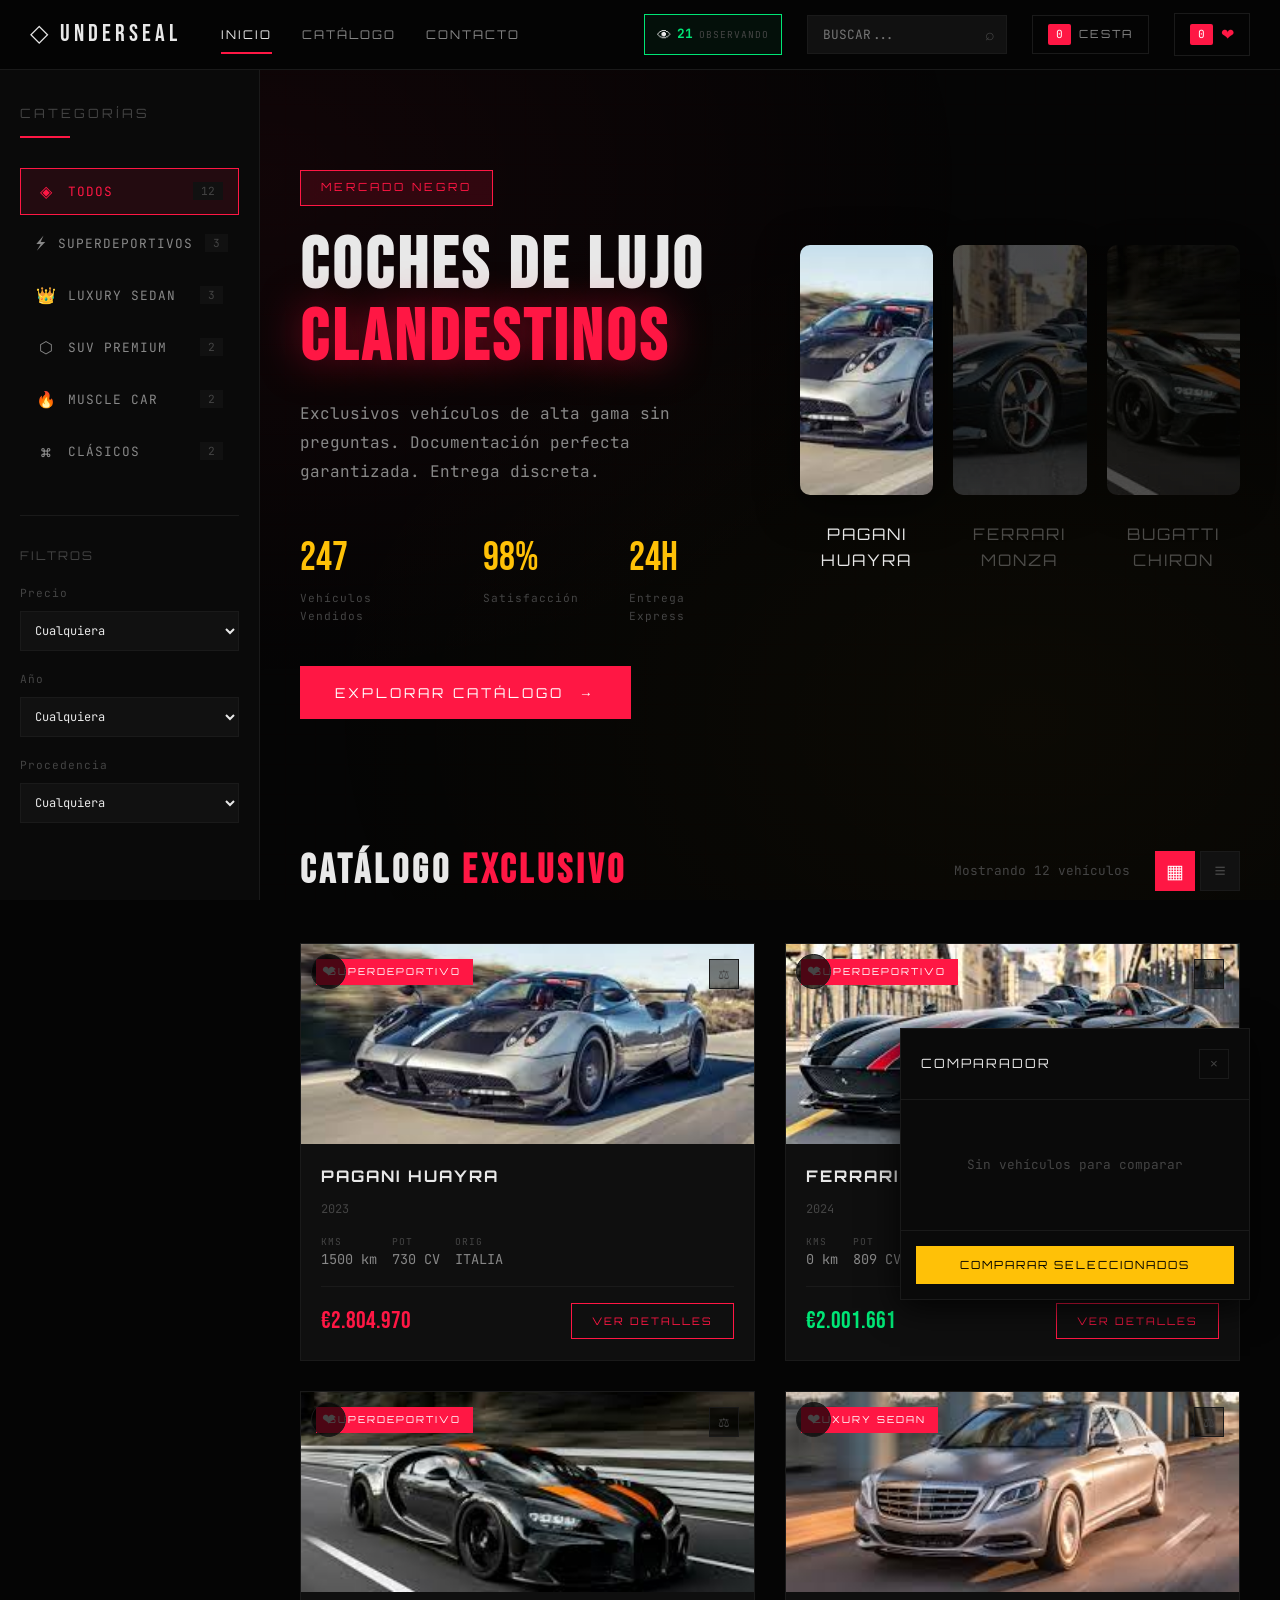
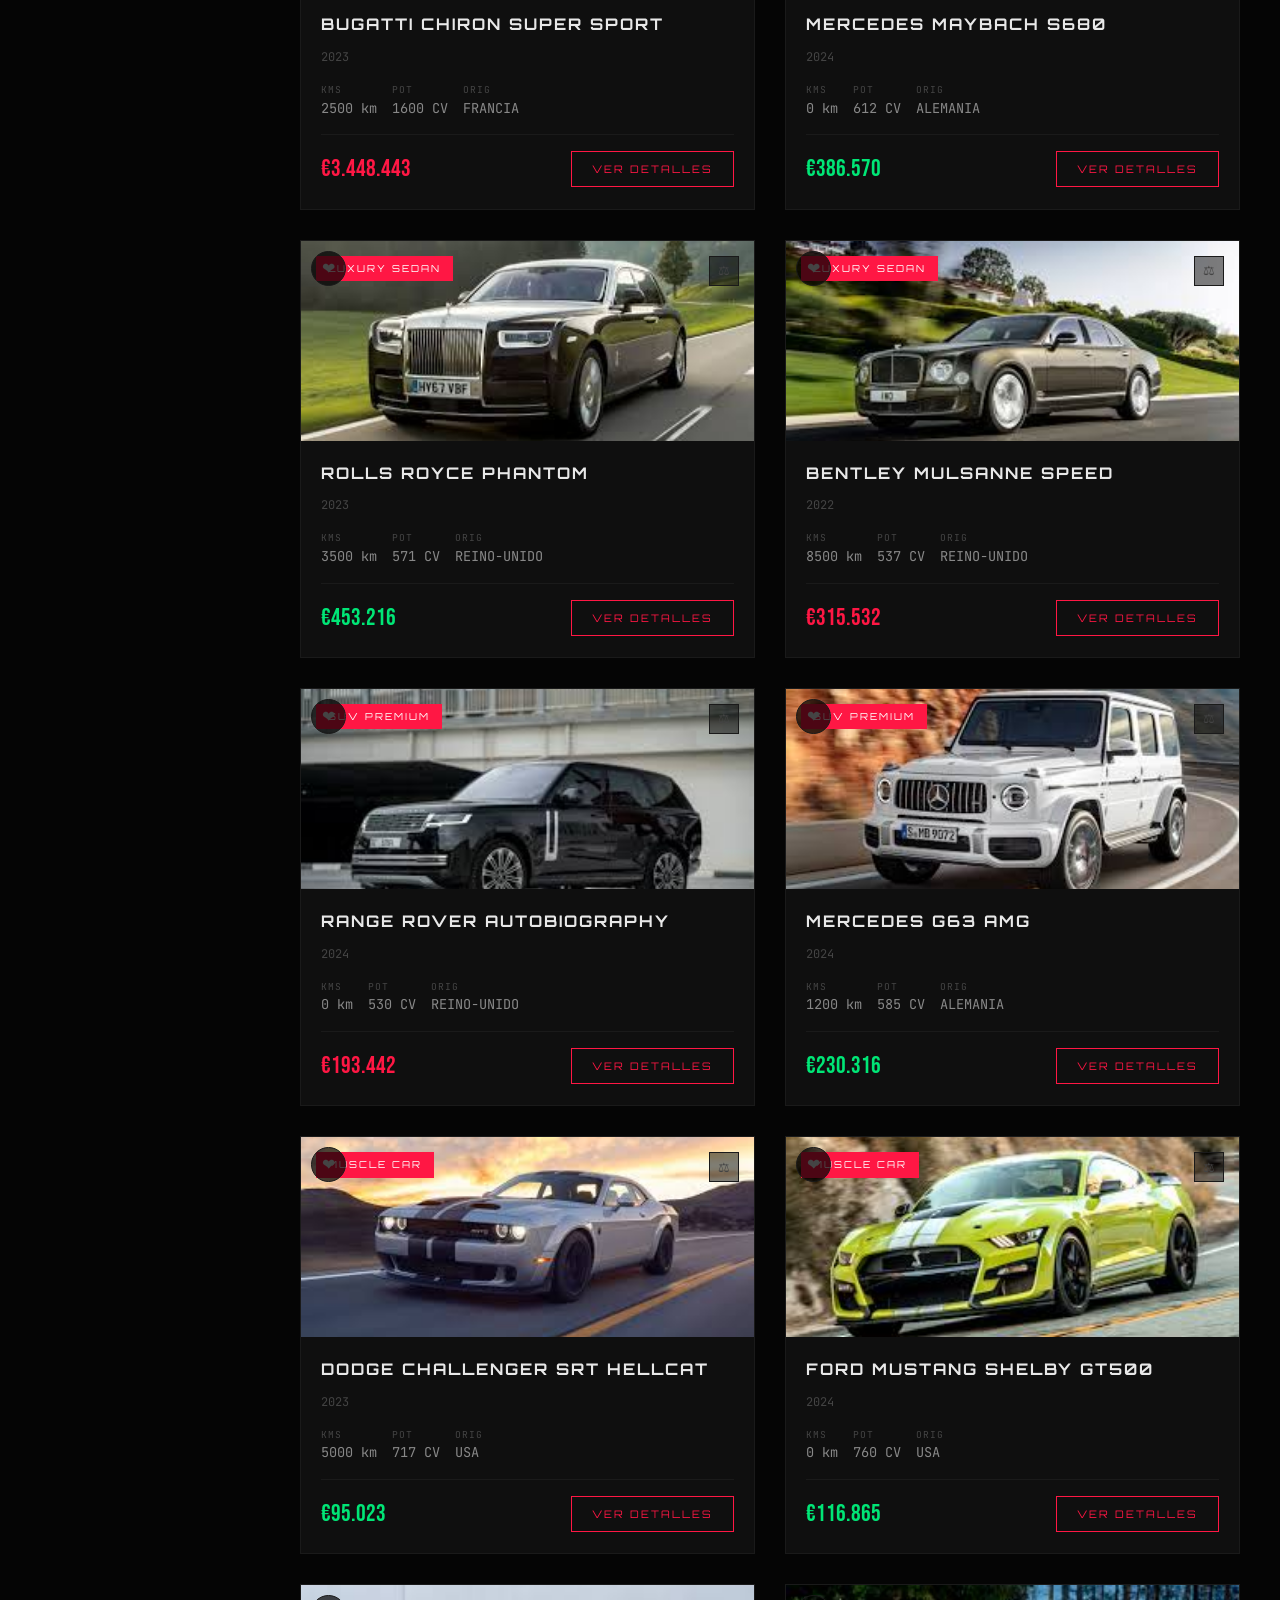
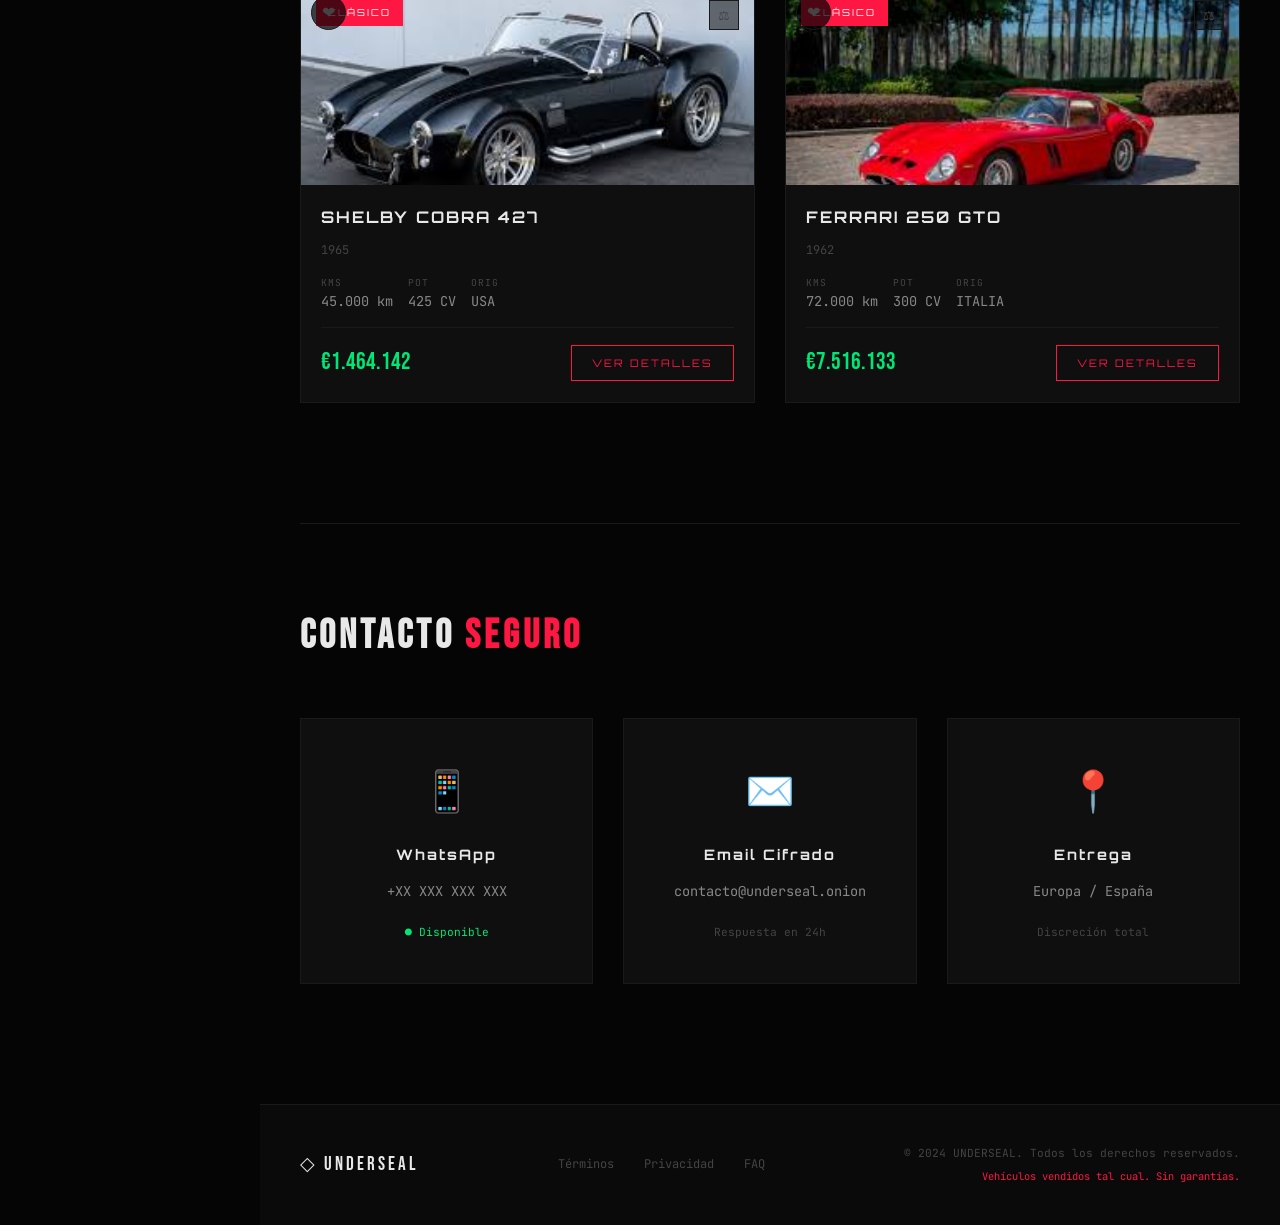
<file: Mercado de coches/index.html>
<!DOCTYPE html>
<html lang="es">
<head>
    <meta charset="UTF-8">
    <meta name="viewport" content="width=device-width, initial-scale=1.0">
    <title>UNDERSEAL | Mercado Negro de Coches de Lujo</title>
    <link rel="preconnect" href="https://fonts.googleapis.com">
    <link rel="preconnect" href="https://fonts.gstatic.com" crossorigin>
    <link href="https://fonts.googleapis.com/css2?family=Bebas+Neue&family=JetBrains+Mono:wght@300;400;500;700&family=Orbitron:wght@400;700;900&family=Share+Tech+Mono&display=swap" rel="stylesheet">
    <link rel="stylesheet" href="styles.css">
</head>
<body class="market-body">
    <!-- Fondo Animated -->
    <div class="matrix-bg"></div>
    <div class="grid-overlay"></div>
    
    <!-- Header Principal -->
    <header class="market-header">
        <div class="header-left">
            <div class="logo">◇ UNDERSEAL</div>
            <nav class="main-nav">
                <a href="#" class="nav-link active" data-section="inicio">INICIO</a>
                <a href="#" class="nav-link" data-section="catalogo">CATÁLOGO</a>
                <a href="#" class="nav-link" data-section="contacto">CONTACTO</a>
            </nav>
        </div>
        <div class="header-right">
            <div class="visitor-counter">
                <span class="visitor-icon">👁</span>
                <span class="visitor-count" id="visitorCount">--</span>
                <span class="visitor-label">OBSERVANDO</span>
            </div>
            <div class="search-box">
                <input type="text" placeholder="BUSCAR..." id="searchInput">
                <span class="search-icon">⌕</span>
            </div>
            <div class="cart-icon" onclick="toggleCart()">
                <span class="cart-count">0</span>
                <span class="cart-label">CESTA</span>
            </div>
            <div class="favorites-icon" onclick="toggleFavorites()">
                <span class="favorites-count" id="favoritesCount">0</span>
                <span class="favorites-label">❤</span>
            </div>
        </div>
    </header>

    <!-- Sidebar de Categorías -->
    <aside class="categories-sidebar">
        <div class="sidebar-header">
            <span class="sidebar-title">CATEGORÍAS</span>
            <div class="sidebar-line"></div>
        </div>
        <ul class="categories-list">
            <li>
                <button class="category-btn active" data-category="todos">
                    <span class="cat-icon">◈</span>
                    <span class="cat-name">TODOS</span>
                    <span class="cat-count">12</span>
                </button>
            </li>
            <li>
                <button class="category-btn" data-category="supersport">
                    <span class="cat-icon">⚡</span>
                    <span class="cat-name">SUPERDEPORTIVOS</span>
                    <span class="cat-count">3</span>
                </button>
            </li>
            <li>
                <button class="category-btn" data-category="luxury">
                    <span class="cat-icon">👑</span>
                    <span class="cat-name">LUXURY SEDAN</span>
                    <span class="cat-count">3</span>
                </button>
            </li>
            <li>
                <button class="category-btn" data-category="suv">
                    <span class="cat-icon">⬡</span>
                    <span class="cat-name">SUV PREMIUM</span>
                    <span class="cat-count">2</span>
                </button>
            </li>
            <li>
                <button class="category-btn" data-category="muscle">
                    <span class="cat-icon">🔥</span>
                    <span class="cat-name">MUSCLE CAR</span>
                    <span class="cat-count">2</span>
                </button>
            </li>
            <li>
                <button class="category-btn" data-category="classic">
                    <span class="cat-icon">⌘</span>
                    <span class="cat-name">CLÁSICOS</span>
                    <span class="cat-count">2</span>
                </button>
            </li>
        </ul>
        
        <div class="sidebar-filters">
            <div class="filter-header">
                <span>FILTROS</span>
            </div>
            <div class="filter-group">
                <label>Precio</label>
                <select id="priceFilter">
                    <option value="todos">Cualquiera</option>
                    <option value="0-500000">0 - 500K€</option>
                    <option value="500000-1000000">500K - 1M€</option>
                    <option value="1000000+">1M€+</option>
                </select>
            </div>
            <div class="filter-group">
                <label>Año</label>
                <select id="yearFilter">
                    <option value="todos">Cualquiera</option>
                    <option value="2024">2024</option>
                    <option value="2023">2023</option>
                    <option value="2022">2022</option>
                    <option value="antiguo">Antiguo</option>
                </select>
            </div>
            <div class="filter-group">
                <label>Procedencia</label>
                <select id="originFilter">
                    <option value="todos">Cualquiera</option>
                    <option value="europa">Europa</option>
                    <option value="usa">USA</option>
                    <option value="asia">Asia</option>
                </select>
            </div>
        </div>
    </aside>

    <!-- Contenido Principal -->
    <main class="main-content">
        <!-- Sección Inicio -->
        <section class="hero-section" id="inicio">
            <div class="hero-content">
                <div class="hero-badge">MERCADO NEGRO</div>
                <h1 class="hero-title">COCHES DE LUJO<br><span class="highlight">CLANDESTINOS</span></h1>
                <p class="hero-description">
                    Exclusivos vehículos de alta gama sin preguntas. 
                    Documentación perfecta garantizada. Entrega discreta.
                </p>
                <div class="hero-stats">
                    <div class="stat">
                        <span class="stat-number">247</span>
                        <span class="stat-label">Vehículos Vendidos</span>
                    </div>
                    <div class="stat">
                        <span class="stat-number">98%</span>
                        <span class="stat-label">Satisfacción</span>
                    </div>
                    <div class="stat">
                        <span class="stat-number">24h</span>
                        <span class="stat-label">Entrega Express</span>
                    </div>
                </div>
                <button class="cta-btn" onclick="scrollToCatalog()">
                    <span>EXPLORAR CATÁLOGO</span>
                    <span class="cta-arrow">→</span>
                </button>
            </div>
            <div class="hero-visual">
                <div class="hero-carousel">
                    <div class="carousel-track">
                        <div class="carousel-item active">
                            <div class="car-preview">
                                <img src="imagenes/paganihuayra.jpg" alt="Pagani Huayra" class="carousel-img">
                                <div class="car-name">PAGANI HUAYRA</div>
                            </div>
                        </div>
                        <div class="carousel-item">
                            <div class="car-preview">
                                <img src="imagenes/ferrarimonza.jpg" alt="Ferrari Monza" class="carousel-img">
                                <div class="car-name">FERRARI MONZA</div>
                            </div>
                        </div>
                        <div class="carousel-item">
                            <div class="car-preview">
                                <img src="imagenes/bugattichiron.jpg" alt="Bugatti Chiron" class="carousel-img">
                                <div class="car-name">BUGATTI CHIRON</div>
                            </div>
                        </div>
                    </div>
                </div>
            </div>
        </section>

        <!-- Sección Catálogo -->
        <section class="catalog-section" id="catalogo">
            <div class="catalog-header">
                <h2 class="section-title">CATÁLOGO <span class="title-accent">EXCLUSIVO</span></h2>
                <div class="catalog-controls">
                    <span class="results-count">Mostrando <span id="visibleCount">12</span> vehículos</span>
                    <div class="view-toggle">
                        <button class="view-btn active" data-view="grid">▦</button>
                        <button class="view-btn" data-view="list">≡</button>
                    </div>
                </div>
            </div>
            
            <div class="cars-grid" id="carsGrid">
                <!-- Los coches se cargarán dinámicamente -->
            </div>
        </section>

        <!-- Sección Contacto -->
        <section class="contact-section" id="contacto">
            <div class="contact-container">
                <h2 class="section-title">CONTACTO <span class="title-accent">SEGURO</span></h2>
                <div class="contact-grid">
                    <div class="contact-card">
                        <div class="contact-icon">📱</div>
                        <h3>WhatsApp</h3>
                        <p>+XX XXX XXX XXX</p>
                        <span class="status online">● Disponible</span>
                    </div>
                    <div class="contact-card">
                        <div class="contact-icon">✉️</div>
                        <h3>Email Cifrado</h3>
                        <p>contacto@underseal.onion</p>
                        <span class="status">Respuesta en 24h</span>
                    </div>
                    <div class="contact-card">
                        <div class="contact-icon">📍</div>
                        <h3>Entrega</h3>
                        <p>Europa / España</p>
                        <span class="status">Discreción total</span>
                    </div>
                </div>
            </div>
        </section>
    </main>

    <!-- Modal de Detalles del Coche -->
    <div class="car-modal" id="carModal">
        <div class="modal-backdrop" onclick="closeModal()"></div>
        <div class="modal-content">
            <button class="modal-close" onclick="closeModal()">×</button>
            <div class="modal-grid">
                <div class="modal-image">
                    <div class="image-placeholder" id="modalImage">
                        <span class="placeholder-icon">🏎️</span>
                    </div>
                    <div class="image-gallery">
                        <button class="gallery-btn active">1</button>
                        <button class="gallery-btn">2</button>
                        <button class="gallery-btn">3</button>
                    </div>
                </div>
                <div class="modal-info">
                    <div class="modal-badge" id="modalBadge">SUPERDEPORTIVO</div>
                    <h2 class="modal-title" id="modalTitle">Nombre del Coche</h2>
                    <div class="modal-price" id="modalPrice">€0,000,000</div>
                    
                    <div class="modal-specs">
                        <div class="spec-item">
                            <span class="spec-label">AÑO</span>
                            <span class="spec-value" id="modalYear">2024</span>
                        </div>
                        <div class="spec-item">
                            <span class="spec-label">KILOMETRAJE</span>
                            <span class="spec-value" id="modalKm">0 km</span>
                        </div>
                        <div class="spec-item">
                            <span class="spec-label">PROCEDENCIA</span>
                            <span class="spec-value" id="modalOrigin">Europa</span>
                        </div>
                        <div class="spec-item">
                            <span class="spec-label">MOTOR</span>
                            <span class="spec-value" id="modalEngine">V12</span>
                        </div>
                        <div class="spec-item">
                            <span class="spec-label">POTENCIA</span>
                            <span class="spec-value" id="modalPower">0 CV</span>
                        </div>
                    </div>
                    
                    <div class="modal-description">
                        <h4>DESCRIPCIÓN</h4>
                        <p id="modalDesc">Descripción del vehículo...</p>
                    </div>
                    
                    <div class="modal-features">
                        <h4>CARACTERÍSTICAS</h4>
                        <ul id="modalFeatures">
                            <!-- Se cargan dinámicamente -->
                        </ul>
                    </div>
                    
                    <div class="modal-actions">
                        <button class="btn-primary" onclick="inquireCar()">
                            <span>SOLICITAR INFORMACIÓN</span>
                        </button>
                        <button class="btn-secondary" onclick="addToCompare()">
                            <span>AÑADIR A COMPARAR</span>
                        </button>
                    </div>
                </div>
            </div>
        </div>
    </div>

    <!-- Carrito/Comparador Flotante -->
    <div class="floating-cart" id="floatingCart">
        <div class="cart-header">
            <span class="cart-title">COMPARADOR</span>
            <button class="cart-close" onclick="toggleCompare()">×</button>
        </div>
        <div class="cart-items" id="compareList">
            <div class="empty-cart">
                <span>Sin vehículos para comparar</span>
            </div>
        </div>
        <div class="cart-footer">
            <button class="compare-btn" onclick="compareCars()">COMPARAR SELECCIONADOS</button>
        </div>
    </div>

    <!-- Panel de Favoritos -->
    <div class="floating-favorites" id="floatingFavorites">
        <div class="favorites-header">
            <span class="favorites-title">❤ FAVORITOS</span>
            <button class="favorites-close" onclick="toggleFavorites()">×</button>
        </div>
        <div class="favorites-items" id="favoritesList">
            <div class="empty-favorites">
                <span>Sin vehículos favoritos</span>
            </div>
        </div>
    </div>

    <!-- Comparador Modal -->
    <div class="compare-modal" id="compareModal">
        <div class="compare-backdrop" onclick="closeCompare()"></div>
        <div class="compare-content">
            <button class="compare-close" onclick="closeCompare()">×</button>
            <h2 class="compare-title">COMPARACIÓN DE VEHÍCULOS</h2>
            <div class="compare-table" id="compareTable">
                <!-- Se genera dinámicamente -->
            </div>
        </div>
    </div>

    <!-- Notificaciones Toast -->
    <div class="toast-container" id="toastContainer"></div>

    <!-- Footer -->
    <footer class="market-footer">
        <div class="footer-content">
            <div class="footer-logo">◇ UNDERSEAL</div>
            <div class="footer-links">
                <a href="#">Términos</a>
                <a href="#">Privacidad</a>
                <a href="#">FAQ</a>
            </div>
            <div class="footer-copy">
                <p>© 2024 UNDERSEAL. Todos los derechos reservados.</p>
                <p class="disclaimer">Vehículos vendidos tal cual. Sin garantías.</p>
            </div>
        </div>
    </footer>

    <script src="app.js"></script>
</body>
</html>
</file>
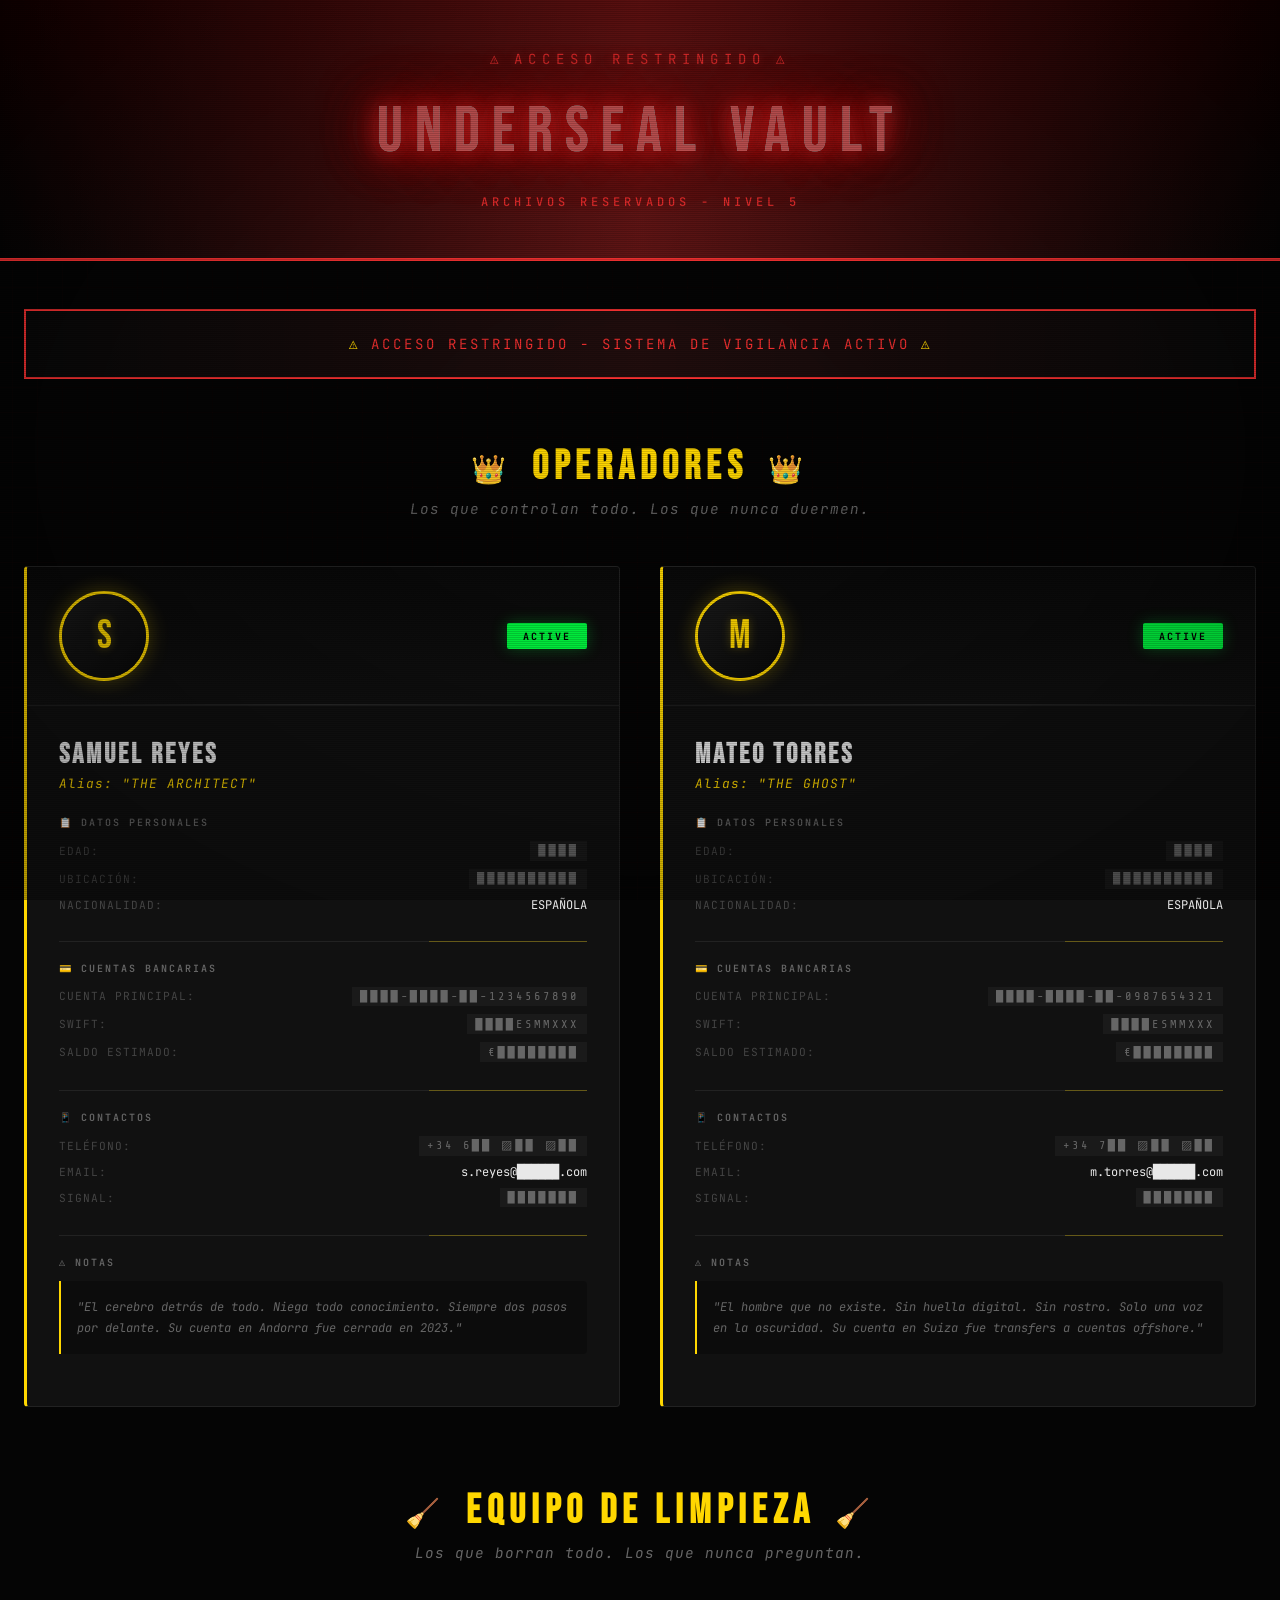
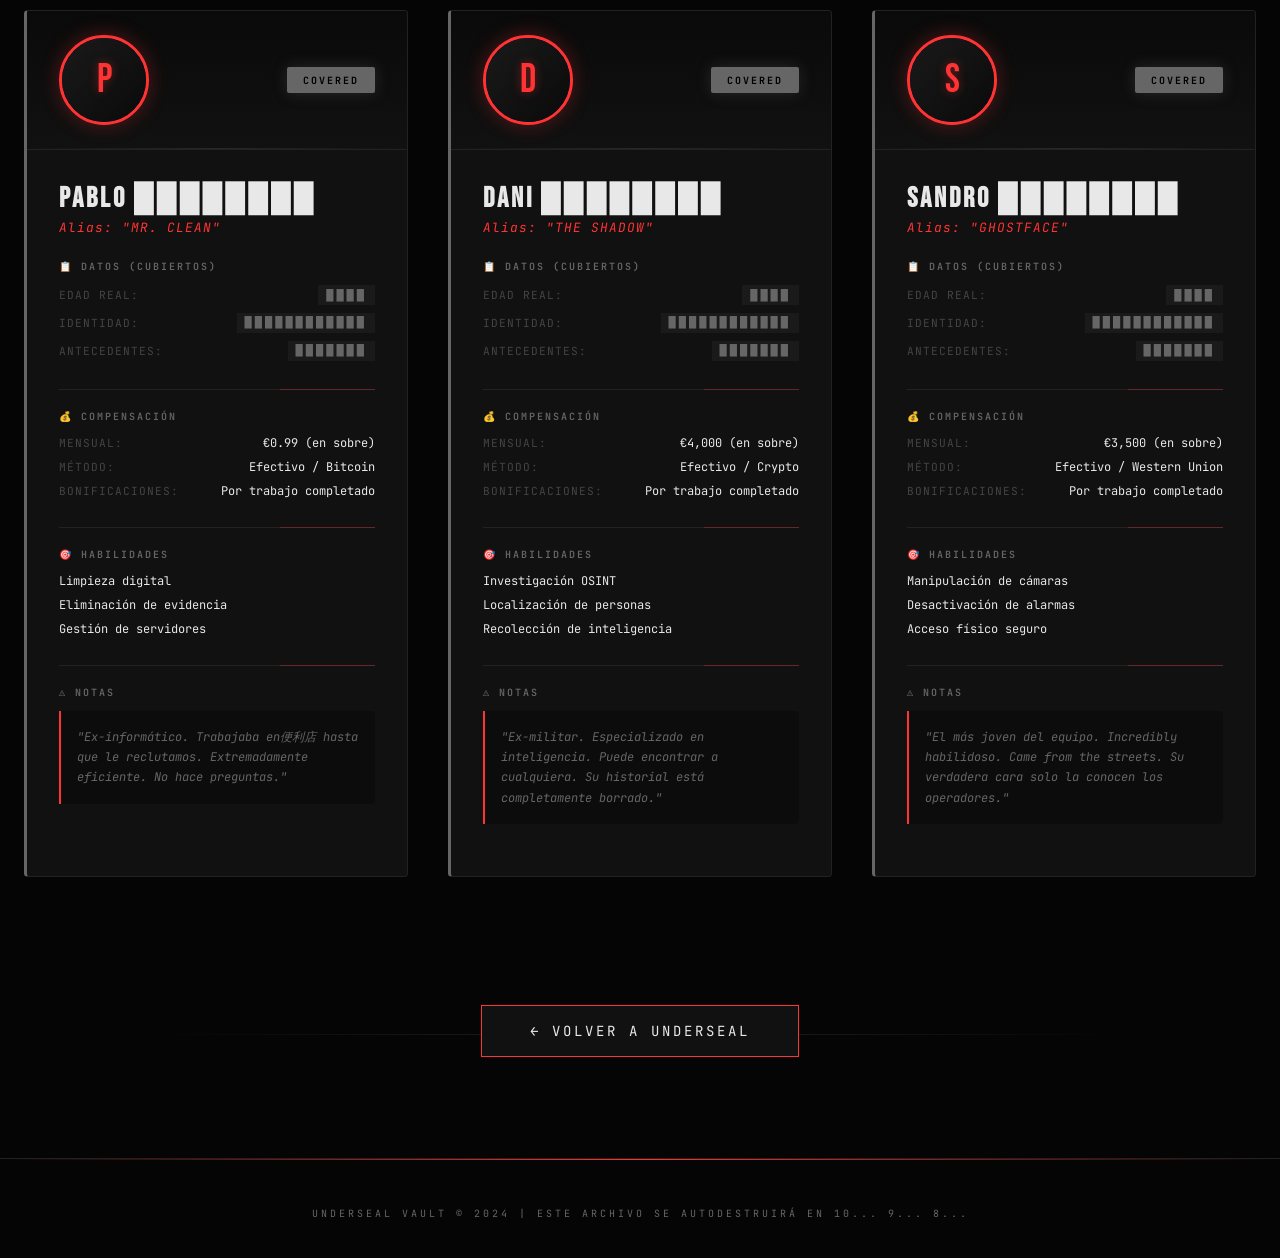
<file: vault/index.html>
<!DOCTYPE html>
<html lang="es">
<head>
    <meta charset="UTF-8">
    <meta name="viewport" content="width=device-width, initial-scale=1.0">
    <title>UNDERSEAL | CLASSIFIED</title>
    <link rel="stylesheet" href="styles.css">
    <link href="https://fonts.googleapis.com/css2?family=Bebas+Neue&family=JetBrains+Mono:wght@400;500&family=Share+Tech+Mono&display=swap" rel="stylesheet">
</head>
<body>
    <div class="matrix-bg"></div>
    <div class="vault-header">
        <div class="vault-logo">ACCESO RESTRINGIDO</div>
        <div class="vault-title glitch" data-text="UNDERSEAL VAULT">UNDERSEAL VAULT</div>
        <div class="vault-subtitle">Archivos Reservados - Nivel 5</div>
    </div>

    <div class="vault-container">
        <div class="security-notice">
            <span class="blink">⚠</span> ACCESO RESTRINGIDO - SISTEMA DE VIGILANCIA ACTIVO <span class="blink">⚠</span>
        </div>

        <div class="operators-section">
            <h2 class="section-header">
                <span class="icon">👑</span> OPERADORES <span class="icon">👑</span>
            </h2>
            <p class="section-desc">Los que controlan todo. Los que nunca duermen.</p>
            
            <div class="profiles-grid">
                <div class="profile-card operator">
                    <div class="profile-header">
                        <div class="profile-photo">
                            <div class="photo-placeholder">S</div>
                        </div>
                        <div class="profile-status">ACTIVE</div>
                    </div>
                    <div class="profile-content">
                        <h3>Samuel Reyes</h3>
                        <p class="alias">Alias: "THE ARCHITECT"</p>
                        <div class="info-section">
                            <h4>📋 DATOS PERSONALES</h4>
                            <ul>
                                <li><span>Edad:</span> <span class="redacted">████</span></li>
                                <li><span>Ubicación:</span> <span class="redacted">██████████</span></li>
                                <li><span>Nacionalidad:</span> ESPAÑOLA</li>
                            </ul>
                        </div>
                        <div class="info-section">
                            <h4>💳 CUENTAS BANCARIAS</h4>
                            <ul>
                                <li><span>Cuenta Principal:</span> <span class="redacted">████-████-██-1234567890</span></li>
                                <li><span>SWIFT:</span> <span class="redacted">████ESMMXXX</span></li>
                                <li><span>Saldo estimado:</span> <span class="redacted">€████████</span></li>
                            </ul>
                        </div>
                        <div class="info-section">
                            <h4>📱 CONTACTOS</h4>
                            <ul>
                                <li><span>Teléfono:</span> <span class="redacted">+34 6██ ▨██ ▨██</span></li>
                                <li><span>Email:</span> s.reyes@██████.com</li>
                                <li><span>Signal:</span> <span class="redacted">███████</span></li>
                            </ul>
                        </div>
                        <div class="info-section">
                            <h4>⚠ NOTAS</h4>
                            <p class="notes">"El cerebro detrás de todo. Niega todo conocimiento. Siempre dos pasos por delante. Su cuenta en Andorra fue cerrada en 2023."</p>
                        </div>
                    </div>
                </div>

                <div class="profile-card operator">
                    <div class="profile-header">
                        <div class="profile-photo">
                            <div class="photo-placeholder">M</div>
                        </div>
                        <div class="profile-status">ACTIVE</div>
                    </div>
                    <div class="profile-content">
                        <h3>Mateo Torres</h3>
                        <p class="alias">Alias: "THE GHOST"</p>
                        <div class="info-section">
                            <h4>📋 DATOS PERSONALES</h4>
                            <ul>
                                <li><span>Edad:</span> <span class="redacted">████</span></li>
                                <li><span>Ubicación:</span> <span class="redacted">██████████</span></li>
                                <li><span>Nacionalidad:</span> ESPAÑOLA</li>
                            </ul>
                        </div>
                        <div class="info-section">
                            <h4>💳 CUENTAS BANCARIAS</h4>
                            <ul>
                                <li><span>Cuenta Principal:</span> <span class="redacted">████-████-██-0987654321</span></li>
                                <li><span>SWIFT:</span> <span class="redacted">████ESMMXXX</span></li>
                                <li><span>Saldo estimado:</span> <span class="redacted">€████████</span></li>
                            </ul>
                        </div>
                        <div class="info-section">
                            <h4>📱 CONTACTOS</h4>
                            <ul>
                                <li><span>Teléfono:</span> <span class="redacted">+34 7██ ▨██ ▨██</span></li>
                                <li><span>Email:</span> m.torres@██████.com</li>
                                <li><span>Signal:</span> <span class="redacted">███████</span></li>
                            </ul>
                        </div>
                        <div class="info-section">
                            <h4>⚠ NOTAS</h4>
                            <p class="notes">"El hombre que no existe. Sin huella digital. Sin rostro. Solo una voz en la oscuridad. Su cuenta en Suiza fue transfers a cuentas offshore."</p>
                        </div>
                    </div>
                </div>
            </div>
        </div>

        <div class="cleaners-section">
            <h2 class="section-header">
                <span class="icon">🧹</span> EQUIPO DE LIMPIEZA <span class="icon">🧹</span>
            </h2>
            <p class="section-desc">Los que borran todo. Los que nunca preguntan.</p>

            <div class="profiles-grid">
                <div class="profile-card cleaner">
                    <div class="profile-header">
                        <div class="profile-photo">
                            <div class="photo-placeholder">P</div>
                        </div>
                        <div class="profile-status covered">COVERED</div>
                    </div>
                    <div class="profile-content">
                        <h3>Pablo ████████</h3>
                        <p class="alias">Alias: "MR. CLEAN"</p>
                        <div class="info-section">
                            <h4>📋 DATOS (CUBIERTOS)</h4>
                            <ul>
                                <li><span>Edad real:</span> <span class="redacted">████</span></li>
                                <li><span>Identidad:</span> <span class="redacted">████████████</span></li>
                                <li><span>Antecedentes:</span> <span class="redacted">███████</span></li>
                            </ul>
                        </div>
                        <div class="info-section">
                            <h4>💰 COMPENSACIÓN</h4>
                            <ul>
                                <li><span>Mensual:</span> €0.99 (en sobre)</li>
                                <li><span>Método:</span> Efectivo / Bitcoin</li>
                                <li><span>Bonificaciones:</span> Por trabajo completado</li>
                            </ul>
                        </div>
                        <div class="info-section">
                            <h4>🎯 HABILIDADES</h4>
                            <ul>
                                <li>Limpieza digital</li>
                                <li>Eliminación de evidencia</li>
                                <li>Gestión de servidores</li>
                            </ul>
                        </div>
                        <div class="info-section">
                            <h4>⚠ NOTAS</h4>
                            <p class="notes">"Ex-informático. Trabajaba en便利店 hasta que le reclutamos. Extremadamente eficiente. No hace preguntas."</p>
                        </div>
                    </div>
                </div>

                <div class="profile-card cleaner">
                    <div class="profile-header">
                        <div class="profile-photo">
                            <div class="photo-placeholder">D</div>
                        </div>
                        <div class="profile-status covered">COVERED</div>
                    </div>
                    <div class="profile-content">
                        <h3>Dani ████████</h3>
                        <p class="alias">Alias: "THE SHADOW"</p>
                        <div class="info-section">
                            <h4>📋 DATOS (CUBIERTOS)</h4>
                            <ul>
                                <li><span>Edad real:</span> <span class="redacted">████</span></li>
                                <li><span>Identidad:</span> <span class="redacted">████████████</span></li>
                                <li><span>Antecedentes:</span> <span class="redacted">███████</span></li>
                            </ul>
                        </div>
                        <div class="info-section">
                            <h4>💰 COMPENSACIÓN</h4>
                            <ul>
                                <li><span>Mensual:</span> €4,000 (en sobre)</li>
                                <li><span>Método:</span> Efectivo / Crypto</li>
                                <li><span>Bonificaciones:</span> Por trabajo completado</li>
                            </ul>
                        </div>
                        <div class="info-section">
                            <h4>🎯 HABILIDADES</h4>
                            <ul>
                                <li>Investigación OSINT</li>
                                <li>Localización de personas</li>
                                <li>Recolección de inteligencia</li>
                            </ul>
                        </div>
                        <div class="info-section">
                            <h4>⚠ NOTAS</h4>
                            <p class="notes">"Ex-militar. Especializado en inteligencia. Puede encontrar a cualquiera. Su historial está completamente borrado."</p>
                        </div>
                    </div>
                </div>

                <div class="profile-card cleaner">
                    <div class="profile-header">
                        <div class="profile-photo">
                            <div class="photo-placeholder">S</div>
                        </div>
                        <div class="profile-status covered">COVERED</div>
                    </div>
                    <div class="profile-content">
                        <h3>Sandro ████████</h3>
                        <p class="alias">Alias: "GHOSTFACE"</p>
                        <div class="info-section">
                            <h4>📋 DATOS (CUBIERTOS)</h4>
                            <ul>
                                <li><span>Edad real:</span> <span class="redacted">████</span></li>
                                <li><span>Identidad:</span> <span class="redacted">████████████</span></li>
                                <li><span>Antecedentes:</span> <span class="redacted">███████</span></li>
                            </ul>
                        </div>
                        <div class="info-section">
                            <h4>💰 COMPENSACIÓN</h4>
                            <ul>
                                <li><span>Mensual:</span> €3,500 (en sobre)</li>
                                <li><span>Método:</span> Efectivo / Western Union</li>
                                <li><span>Bonificaciones:</span> Por trabajo completado</li>
                            </ul>
                        </div>
                        <div class="info-section">
                            <h4>🎯 HABILIDADES</h4>
                            <ul>
                                <li>Manipulación de cámaras</li>
                                <li>Desactivación de alarmas</li>
                                <li>Acceso físico seguro</li>
                            </ul>
                        </div>
                        <div class="info-section">
                            <h4>⚠ NOTAS</h4>
                            <p class="notes">"El más joven del equipo. Incredibly habilidoso. Came from the streets. Su verdadera cara solo la conocen los operadores."</p>
                        </div>
                    </div>
                </div>
            </div>
        </div>

        <div class="back-section">
            <a href="../UNDERSEAL/index.html" class="back-link">← VOLVER A UNDERSEAL</a>
        </div>
    </div>

    <div class="vault-footer">
        <p>UNDERSEAL VAULT © 2024 | ESTE ARCHIVO SE AUTODESTRUIRÁ EN 10... 9... 8...</p>
    </div>
</body>
</html>
</file>
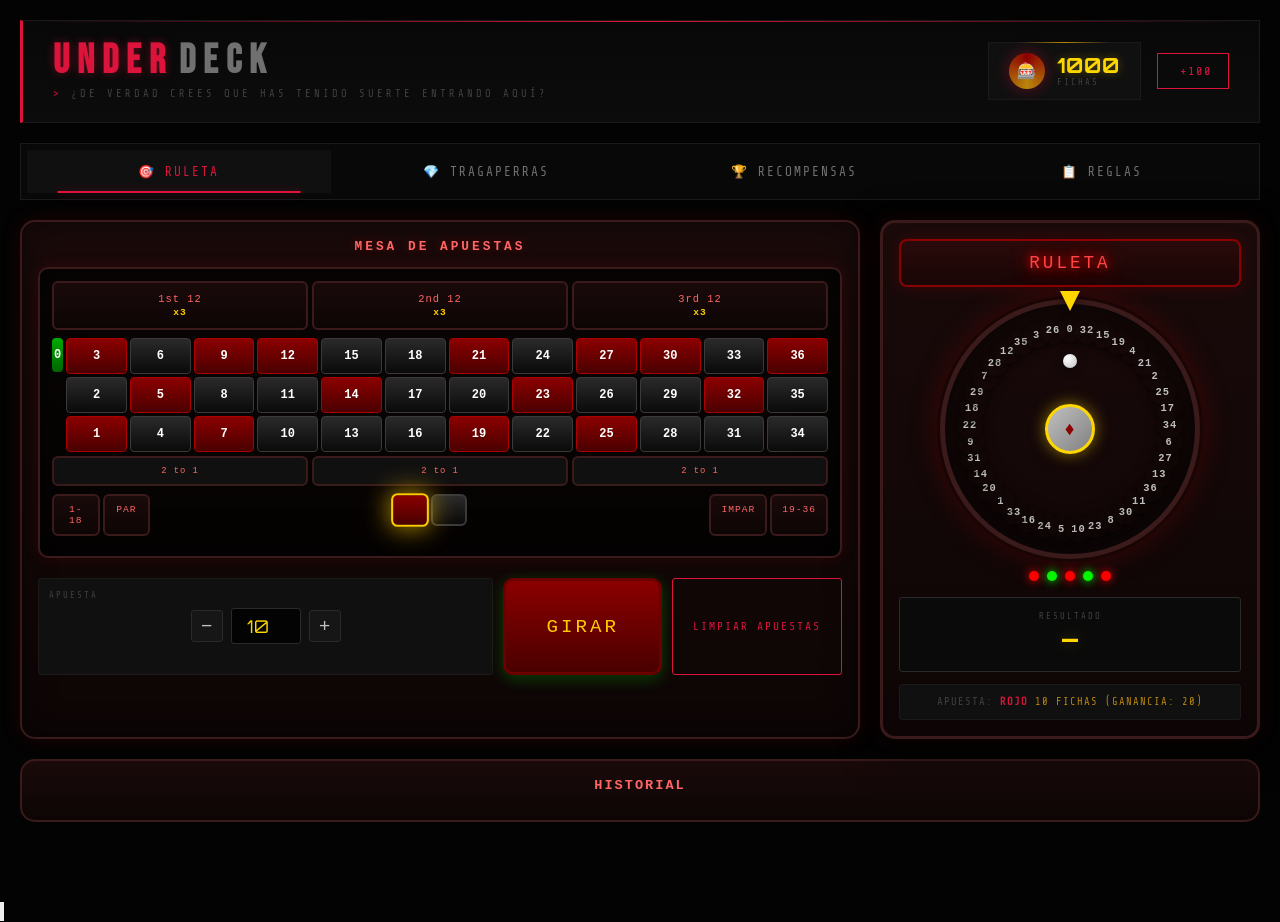
<file: Casino clandestino/underdeck.html>
<!DOCTYPE html>
<html lang="es">
<head>
    <meta charset="UTF-8">
    <meta name="viewport" content="width=device-width, initial-scale=1.0">
    <title>UNDERDECK - Casino Clandestino</title>
    <link rel="stylesheet" href="casino.css">
</head>
<body class="casino-body">
    <!-- Clandestine Effects -->
    <div class="smoke-overlay"></div>
    <div class="flicker-overlay"></div>
    <div class="surveillance-overlay"></div>
    
    <!-- Main Casino -->
    <div id="casino-container" class="casino-container">
        <!-- Header -->
        <header class="casino-header">
            <div class="logo-section">
                <h1><span class="under">UNDER</span><span class="deck">DECK</span></h1>
                <p class="tagline">¿De verdad crees que has tenido suerte entrando aquí?</p>
            </div>
            <div class="user-panel">
                <div class="chip-display">
                    <div class="chip-icon">🎰</div>
                    <div class="chip-info">
                        <span id="fichas-count" class="chip-amount">1000</span>
                        <span class="chip-label">Fichas</span>
                    </div>
                </div>
                <button id="add-fichas" class="btn-reload">
                    <svg xmlns="http://www.w3.org/2000/svg" viewBox="0 0 24 24" fill="none" stroke="currentColor" stroke-width="2" stroke-linecap="round" stroke-linejoin="round"><path d="M21 12a9 9 0 1 1-9-9c2.52 0 4.93 1 6.74 2.74L21 8"/><path d="M21 3v5h-5"/></svg>
                    +100
                </button>
            </div>
        </header>

        <!-- Navigation -->
        <nav class="casino-nav">
            <button class="nav-btn active" data-section="roulette">🎯 RULETA</button>
            <button class="nav-btn" data-section="slots">💎 TRAGAPERRAS</button>
            <button class="nav-btn" data-section="rewards">🏆 RECOMPENSAS</button>
            <button class="nav-btn" data-section="rules">📋 REGLAS</button>
        </nav>

        <!-- Section: Roulette -->
        <section id="roulette-section" class="casino-section active">
            <!-- Left Column: Betting Table -->
            <div class="roulette-section">
                <div class="betting-table-wrapper" style="position: relative;">
                    <div class="no-more-bets-overlay" id="no-more-bets-overlay">
                        <span class="no-more-bets-text">NO MORE BETS</span>
                    </div>
                    
                    <h3 class="betting-table-title">MESA DE APUESTAS</h3>
                    
                    <div class="roulette-table">
                        <!-- Dozens -->
                        <div class="betting-area dozens">
                            <button class="roulette-bet-btn dozen" data-bet="dozen1">
                                <span>1st 12</span>
                                <span class="payout">x3</span>
                            </button>
                            <button class="roulette-bet-btn dozen" data-bet="dozen2">
                                <span>2nd 12</span>
                                <span class="payout">x3</span>
                            </button>
                            <button class="roulette-bet-btn dozen" data-bet="dozen3">
                                <span>3rd 12</span>
                                <span class="payout">x3</span>
                            </button>
                        </div>
                        
                        <!-- Main number grid -->
                        <div class="number-grid-container">
                            <div class="zero-cell">
                                <button class="num-btn zero-btn" data-num="0">0</button>
                            </div>
                            <div class="number-grid-table">
                                <!-- Row 3 (top) -->
                                <div class="number-row">
                                    <button class="num-btn red" data-num="3">3</button>
                                    <button class="num-btn black" data-num="6">6</button>
                                    <button class="num-btn red" data-num="9">9</button>
                                    <button class="num-btn red" data-num="12">12</button>
                                    <button class="num-btn red" data-num="15">15</button>
                                    <button class="num-btn black" data-num="18">18</button>
                                    <button class="num-btn red" data-num="21">21</button>
                                    <button class="num-btn red" data-num="24">24</button>
                                    <button class="num-btn red" data-num="27">27</button>
                                    <button class="num-btn red" data-num="30">30</button>
                                    <button class="num-btn black" data-num="33">33</button>
                                    <button class="num-btn red" data-num="36">36</button>
                                </div>
                                <!-- Row 2 -->
                                <div class="number-row">
                                    <button class="num-btn black" data-num="2">2</button>
                                    <button class="num-btn red" data-num="5">5</button>
                                    <button class="num-btn black" data-num="8">8</button>
                                    <button class="num-btn red" data-num="11">11</button>
                                    <button class="num-btn red" data-num="14">14</button>
                                    <button class="num-btn red" data-num="17">17</button>
                                    <button class="num-btn black" data-num="20">20</button>
                                    <button class="num-btn red" data-num="23">23</button>
                                    <button class="num-btn black" data-num="26">26</button>
                                    <button class="num-btn red" data-num="29">29</button>
                                    <button class="num-btn red" data-num="32">32</button>
                                    <button class="num-btn black" data-num="35">35</button>
                                </div>
                                <!-- Row 1 (bottom) -->
                                <div class="number-row">
                                    <button class="num-btn red" data-num="1">1</button>
                                    <button class="num-btn black" data-num="4">4</button>
                                    <button class="num-btn red" data-num="7">7</button>
                                    <button class="num-btn black" data-num="10">10</button>
                                    <button class="num-btn red" data-num="13">13</button>
                                    <button class="num-btn black" data-num="16">16</button>
                                    <button class="num-btn red" data-num="19">19</button>
                                    <button class="num-btn black" data-num="22">22</button>
                                    <button class="num-btn red" data-num="25">25</button>
                                    <button class="num-btn black" data-num="28">28</button>
                                    <button class="num-btn red" data-num="31">31</button>
                                    <button class="num-btn black" data-num="34">34</button>
                                </div>
                            </div>
                        </div>
                        
                        <!-- Column bets -->
                        <div class="betting-area columns">
                            <button class="roulette-bet-btn column" data-bet="col1">
                                <span class="col-label">2 to 1</span>
                            </button>
                            <button class="roulette-bet-btn column" data-bet="col2">
                                <span class="col-label">2 to 1</span>
                            </button>
                            <button class="roulette-bet-btn column" data-bet="col3">
                                <span class="col-label">2 to 1</span>
                            </button>
                        </div>
                        
                        <!-- Outside bets -->
                        <div class="betting-area outside-bets">
                            <div class="bet-group">
                                <button class="roulette-bet-btn half-bet" data-bet="low">1-18</button>
                                <button class="roulette-bet-btn half-bet" data-bet="even">PAR</button>
                            </div>
                            <div class="bet-group red-black">
                                <button class="roulette-bet-btn color-bet red-bet selected" data-bet="red"></button>
                                <button class="roulette-bet-btn color-bet black-bet" data-bet="black"></button>
                            </div>
                            <div class="bet-group">
                                <button class="roulette-bet-btn half-bet" data-bet="odd">IMPAR</button>
                                <button class="roulette-bet-btn half-bet" data-bet="high">19-36</button>
                            </div>
                        </div>
                    </div>
                    
                    <!-- Control Panel -->
                    <div class="control-panel" style="margin-top: 20px;">
                        <div class="bet-controls">
                            <div class="bet-input-group">
                                <label>APUESTA</label>
                                <div class="bet-adjuster">
                                    <button onclick="adjustRouletteBet(-100)">−</button>
                                    <input type="number" id="roulette-bet" value="10" min="1">
                                    <button onclick="adjustRouletteBet(100)">+</button>
                                </div>
                            </div>
                            <button id="spin-roulette" class="btn-spin">GIRAR</button>
                            <button id="clear-bets" class="btn-clear-bets">LIMPIAR APUESTAS</button>
                        </div>
                    </div>
                </div>
                
                <!-- Right Column: Wheel -->
                <div class="wheel-panel">
                    <div class="roulette-cabinet">
                        <div class="roulette-sign">
                            <span class="sign-text"> RULETA</span>
                        </div>
                        
                        <div class="roulette-wheel-area">
                            <div class="wheel-pointer"></div>
                            <div class="roulette-wheel" id="roulette-wheel">
                                <div class="wheel-spinner" id="wheel-spinner">
                                    <!-- Los números se insertan aquí desde JS -->
                                </div>
                                <div class="wheel-center"></div>
                                <!-- Bola FUERA del spinner para que no rote con la ruleta -->
                                <div class="roulette-ball" id="roulette-ball"></div>
                            </div>
                        </div>
                        
                        <div class="roulette-lights">
                            <div class="light-bulb red"></div>
                            <div class="light-bulb green"></div>
                            <div class="light-bulb red"></div>
                            <div class="light-bulb green"></div>
                            <div class="light-bulb red"></div>
                        </div>
                        
                        <div class="result-display">
                            <span class="result-label">RESULTADO</span>
                            <span id="roulette-result-number" class="result-number">—</span>
                        </div>
                        
                        <div class="current-bet-display">
                            <span>Apuesta: </span>
                            <span id="current-bet-type">Rojo</span>
                            <span id="current-bet-amount">• 10 fichas</span>
                        </div>
                    </div>
                </div>
            </div>
            
            <div class="game-history">
                <h4>HISTORIAL</h4>
                <div id="roulette-history" class="history-list"></div>
            </div>
        </section>

        <!-- Section: Slots -->
        <section id="slots-section" class="casino-section">
            <div class="slots-machine">
                <div class="slots-cabinet">
                    <!-- Top Crown/Header -->
                    <div class="slots-crown">
                        <div class="crown-ornament left"></div>
                        <div class="slots-sign">
                            <span class="sign-text">⚡ JACKPOT ⚡</span>
                            <div class="sign-bulbs"></div>
                        </div>
                        <div class="crown-ornament right"></div>
                    </div>
                    
                    <!-- Main Display Area -->
                    <div class="slots-display">
                        <div class="slot-frame">
                            <div class="slot-glass"></div>
                            <div class="slots-reels">
                                <div class="slot-reel" id="slot1">
                                    <div class="reel-strip"></div>
                                    <div class="reel-overlay top"></div>
                                    <div class="reel-overlay bottom"></div>
                                </div>
                                <div class="slot-reel" id="slot2">
                                    <div class="reel-strip"></div>
                                    <div class="reel-overlay top"></div>
                                    <div class="reel-overlay bottom"></div>
                                </div>
                                <div class="slot-reel" id="slot3">
                                    <div class="reel-strip"></div>
                                    <div class="reel-overlay top"></div>
                                    <div class="reel-overlay bottom"></div>
                                </div>
                            </div>
                            <div class="slots-payline"></div>
                        </div>
                    </div>
                    
                    <!-- Prize Display -->
                    <div class="slots-prize-area">
                        <div class="slots-jackpot-display">
                            <div class="prize-box">
                                <span class="prize-label">PREMIO</span>
                                <span id="slots-last-win" class="prize-value">0</span>
                            </div>
                        </div>
                        <div class="slots-multiplier-display">
                            <div class="multiplier-box">
                                <span class="multiplier-label">MULTIPLICADOR</span>
                                <span id="slots-multiplier" class="multiplier-value">x1</span>
                            </div>
                        </div>
                        <div class="slots-jackpot-display jackpot-box">
                            <div class="prize-box">
                                <span class="prize-label">JACKPOT</span>
                                <span id="slots-jackpot" class="prize-value jackpot">5000</span>
                            </div>
                        </div>
                    </div>
                    
                    <!-- Control Panel -->
                    <div class="slots-controls">
                        <div class="bet-input full-width">
                            <label>APUESTA</label>
                            <div class="input-wrapper centered">
                                <button class="bet-btn-small" onclick="adjustBet(-10)">-</button>
                                <input type="number" id="slots-bet" value="10" min="1" max="1000">
                                <button class="bet-btn-small" onclick="adjustBet(10)">+</button>
                            </div>
                        </div>
                        
                        <button id="spin-slots" class="btn-spin">
                            <span class="btn-text">🎰 GIRAR</span>
                            <span class="btn-glow"></span>
                        </button>
                    </div>

                    <!-- Decorative Lights -->
                    <div class="slots-lights">
                        <div class="light-string">
                            <div class="light-bulb red"></div>
                            <div class="light-bulb yellow"></div>
                            <div class="light-bulb green"></div>
                            <div class="light-bulb blue"></div>
                            <div class="light-bulb red"></div>
                            <div class="light-bulb yellow"></div>
                            <div class="light-bulb green"></div>
                            <div class="light-bulb blue"></div>
                            <div class="light-bulb red"></div>
                            <div class="light-bulb yellow"></div>
                        </div>
                    </div>
                </div>
                
                <!-- Paytable Panel -->
                <div class="slots-paytable">
                    <h4>📜 TABLA DE PREMIOS</h4>
                    <div class="paytable-section">
                        <h5>🎯 3 IGUALES</h5>
                        <div class="paytable-row premium">
                            <span>👑👑👑</span>
                            <span class="payout">x50</span>
                        </div>
                        <div class="paytable-row">
                            <span>🗝️🗝️🗝️</span>
                            <span class="payout">x30</span>
                        </div>
                        <div class="paytable-row">
                            <span>📜📜📜</span>
                            <span class="payout">x20</span>
                        </div>
                        <div class="paytable-row">
                            <span>💰💰💰</span>
                            <span class="payout">x15</span>
                        </div>
                        <div class="paytable-row">
                            <span>🎭🎭🎭</span>
                            <span class="payout">x10</span>
                        </div>
                        <div class="paytable-row">
                            <span>🕯️🕯️🕯️</span>
                            <span class="payout">x5</span>
                        </div>
                    </div>
                    <div class="paytable-section bonus">
                        <h5>🎁 COMBO</h5>
                        <div class="paytable-row">
                            <span>👑 + 🗝️ + 📜</span>
                            <span class="payout">x25</span>
                        </div>
                    </div>
                </div>
            </div>

            <div class="game-history">
                <h4>📊 ÚLTIMOS GIROS</h4>
                <div id="slots-history" class="history-list"></div>
            </div>
        </section>

        <!-- Section: Rewards -->
        <section id="rewards-section" class="casino-section">
            <div class="rewards-container">
                <div class="rewards-status">
                    <h3>🎖️ PROGRESO</h3>
                    <div class="progress-bar">
                        <div id="reward-progress" class="progress-fill" style="width: 0%"></div>
                    </div>
                    <p><span id="fichas-gained">0</span> / <span id="fichas-needed">1000</span> fichas ganadas</p>
                </div>

                <div class="rewards-unlocked">
                    <h3>🔓 RECOMPENSAS DESBLOQUEADAS</h3>
                    <div id="rewards-list" class="rewards-grid">
                        <div class="reward-card locked" data-reward="drop">
                            <div class="reward-icon">👕</div>
                            <div class="reward-name">DROP SECRETO</div>
                            <div class="reward-desc">Producto oculto en catálogo</div>
                            <div class="reward-req">1000 fichas</div>
                        </div>
                        <div class="reward-card locked" data-reward="badge">
                            <div class="reward-icon">🎖️</div>
                            <div class="reward-name">INSIGNIA VIP</div>
                            <div class="reward-desc">Badge de jugador experto</div>
                            <div class="reward-req">5000 fichas</div>
                        </div>
                        <div class="reward-card locked" data-reward="code">
                            <div class="reward-icon">🔑</div>
                            <div class="reward-name">CÓDIGO MAESTRO</div>
                            <div class="reward-desc">Clave para Vault</div>
                            <div class="reward-req">10000 fichas</div>
                        </div>
                    </div>
                </div>

                <div class="secret-drop hidden" id="secret-drop">
                    <h3>🎁 DROP SECRETO DESBLOQUEADO</h3>
                    <div class="secret-product">
                        <div class="product-image">🌑</div>
                        <div class="product-info">
                            <h4>UNDERSEAL: BLACK PASS HOODIE</h4>
                            <p class="product-desc">Edition limitada. Solo para los elegidos.</p>
                            <p class="product-price">PRECIO: 0 FICHAS (REGALO)</p>
                            <button class="btn-claim">RECLAMAR</button>
                        </div>
                    </div>
                </div>
            </div>
        </section>

        <!-- Section: Rules -->
        <section id="rules-section" class="casino-section">
            <div class="rules-content">
                <h3>📋 REGLAS DEL UNDERDECK</h3>
                
                <div class="rule-block">
                    <h4>🎰 General</h4>
                    <ul>
                        <li>Solo se usan FICHAS INTERNAS - ningún valor real</li>
                        <li>Las fichas se guardan automáticamente</li>
                        <li>Puedes conseguir fichas gratis (+100 cada vez)</li>
                        <li>Al perder todo, puedes recargar</li>
                    </ul>
                </div>

                <div class="rule-block">
                    <h4>🎯 Ruleta</h4>
                    <ul>
                        <li>Rojo/Negro: Premio x2</li>
                        <li>Verde (0): Premio x10</li>
                        <li>Par/Impar: Premio x2</li>
                    </ul>
                </div>

                <div class="rule-block">
                    <h4>💎 Tragaperras</h4>
                    <ul>
                        <li>5 símbolos iguales: Premio x100</li>
                        <li>4 símbolos iguales: Premio x50</li>
                        <li>3 símbolos iguales: Premio x25</li>
                        <li>Premios dependiendo del símbolo</li>
                    </ul>
                </div>

                <div class="rule-block">
                    <h4>🏆 Recompensas</h4>
                    <ul>
                        <li>1000 fichas: DROP SECRETO en catálogo</li>
                        <li>5000 fichas: Insignia VIP</li>
                        <li>10000 fichas: Código maestro</li>
                    </ul>
                </div>

                <div class="rule-warning">
                    <p>⚠️ Todo es simulación. No apuesta dinero real.</p>
                    <p>Juega con responsabilidad... o no. Aquí no hay reglas.</p>
                </div>
            </div>
        </section>

        <!-- Message Toast -->
        <div id="message-toast" class="toast"></div>
    </div>

    <!-- Sound Toggle -->
    <button class="sound-toggle" id="sound-toggle" title="Alternar sonido">
        <svg xmlns="http://www.w3.org/2000/svg" viewBox="0 0 24 24" fill="none" stroke="currentColor" stroke-width="2" stroke-linecap="round" stroke-linejoin="round"><polygon points="11 5 6 9 2 9 2 15 6 15 11 19 11 5"/><path d="M19.07 4.93a10 10 0 0 1 0 14.14M15.54 8.46a5 5 0 0 1 0 7.07"/></svg>
    </button>

    <!-- Audio elements for sound effects -->
    <audio id="spin-sound" src="[data-uri]" preload="auto"></audio>
    <audio id="win-sound" src="[data-uri]" preload="auto"></audio>
    <audio id="lose-sound" src="[data-uri]" preload="auto"></audio>

    <script src="casino.js"></script>
</body>
</html>
</file>
<file: Mercado de coches/styles.css>
/* ============================================
   UNDERSEAL - Mercado de Coches de Lujo
   Estilo Oscuro Clandestino Premium
   ============================================ */

@import url('https://fonts.googleapis.com/css2?family=Bebas+Neue&family=JetBrains+Mono:wght@300;400;500;700&family=Orbitron:wght@400;700;900&family=Share+Tech+Mono&display=swap');

/* Variables */
:root {
    --bg-primary: #050505;
    --bg-secondary: #0a0a0a;
    --bg-tertiary: #111111;
    --bg-card: #0f0f0f;
    --bg-card-hover: #161616;
    --text-primary: #e8e8e8;
    --text-secondary: #888888;
    --text-muted: #444444;
    --accent-red: #ff1744;
    --accent-red-dim: #b2102f;
    --accent-gold: #ffc107;
    --accent-gold-dim: #ff8f00;
    --accent-cyan: #00e5ff;
    --accent-green: #00e676;
    --border-color: #1a1a1a;
    --border-hover: #2a2a2a;
    --shadow-dark: 0 8px 32px rgba(0, 0, 0, 0.8);
    --shadow-glow: 0 0 30px rgba(255, 23, 68, 0.15);
    --transition: all 0.4s cubic-bezier(0.25, 0.46, 0.45, 0.94);
    --font-display: 'Bebas Neue', sans-serif;
    --font-heading: 'Orbitron', sans-serif;
    --font-mono: 'JetBrains Mono', monospace;
}

/* Reset */
*, *::before, *::after {
    margin: 0;
    padding: 0;
    box-sizing: border-box;
}

html {
    scroll-behavior: smooth;
}

body {
    font-family: var(--font-mono);
    background-color: var(--bg-primary);
    color: var(--text-primary);
    line-height: 1.6;
    min-height: 100vh;
    overflow-x: hidden;
}

/* Fondo Matrix */
.matrix-bg {
    position: fixed;
    top: 0;
    left: 0;
    width: 100%;
    height: 100%;
    z-index: -2;
    opacity: 0.03;
    background-image: 
        linear-gradient(0deg, transparent 24%, rgba(255, 23, 68, .3) 25%, rgba(255, 23, 68, .3) 26%, transparent 27%, transparent 74%, rgba(255, 23, 68, .3) 75%, rgba(255, 23, 68, .3) 76%, transparent 77%, transparent),
        linear-gradient(90deg, transparent 24%, rgba(255, 23, 68, .3) 25%, rgba(255, 23, 68, .3) 26%, transparent 27%, transparent 74%, rgba(255, 23, 68, .3) 75%, rgba(255, 23, 68, .3) 76%, transparent 77%, transparent);
    background-size: 60px 60px;
}

.grid-overlay {
    position: fixed;
    top: 0;
    left: 0;
    width: 100%;
    height: 100%;
    z-index: -1;
    background: 
        radial-gradient(ellipse at 20% 20%, rgba(255, 23, 68, 0.05) 0%, transparent 50%),
        radial-gradient(ellipse at 80% 80%, rgba(255, 193, 7, 0.03) 0%, transparent 50%);
}

/* ============================================
   Header Principal
   ============================================ */
.market-header {
    position: fixed;
    top: 0;
    left: 0;
    right: 0;
    z-index: 100;
    background: rgba(5, 5, 5, 0.95);
    backdrop-filter: blur(15px);
    border-bottom: 1px solid var(--border-color);
    display: flex;
    justify-content: space-between;
    align-items: center;
    padding: 0 30px;
    height: 70px;
}

.header-left {
    display: flex;
    align-items: center;
    gap: 40px;
}

.logo {
    font-family: var(--font-display);
    font-size: 1.5rem;
    letter-spacing: 4px;
    color: var(--text-primary);
    cursor: pointer;
    transition: var(--transition);
}

.logo:hover {
    color: var(--accent-red);
}

.main-nav {
    display: flex;
    gap: 30px;
}

.nav-link {
    font-family: var(--font-heading);
    font-size: 0.75rem;
    letter-spacing: 2px;
    color: var(--text-secondary);
    text-decoration: none;
    padding: 10px 0;
    position: relative;
    transition: var(--transition);
}

.nav-link::after {
    content: '';
    position: absolute;
    bottom: 0;
    left: 0;
    width: 0;
    height: 2px;
    background: var(--accent-red);
    transition: var(--transition);
}

.nav-link:hover,
.nav-link.active {
    color: var(--text-primary);
}

.nav-link:hover::after,
.nav-link.active::after {
    width: 100%;
}

.header-right {
    display: flex;
    align-items: center;
    gap: 25px;
}

.search-box {
    position: relative;
}

.search-box input {
    background: var(--bg-tertiary);
    border: 1px solid var(--border-color);
    padding: 10px 40px 10px 15px;
    color: var(--text-primary);
    font-family: var(--font-mono);
    font-size: 0.8rem;
    width: 200px;
    transition: var(--transition);
}

.search-box input:focus {
    outline: none;
    border-color: var(--accent-red);
    width: 280px;
}

.search-icon {
    position: absolute;
    right: 12px;
    top: 50%;
    transform: translateY(-50%);
    color: var(--text-muted);
}

.cart-icon {
    display: flex;
    align-items: center;
    gap: 8px;
    cursor: pointer;
    padding: 8px 15px;
    border: 1px solid var(--border-color);
    transition: var(--transition);
}

.cart-icon:hover {
    border-color: var(--accent-red);
}

.cart-count {
    background: var(--accent-red);
    color: white;
    font-size: 0.7rem;
    padding: 2px 8px;
    border-radius: 2px;
}

.cart-label {
    font-family: var(--font-heading);
    font-size: 0.7rem;
    letter-spacing: 2px;
    color: var(--text-secondary);
}

/* Contador de Visitantes */
.visitor-counter {
    display: flex;
    align-items: center;
    gap: 6px;
    padding: 8px 12px;
    border: 1px solid var(--accent-green);
    background: rgba(0, 230, 118, 0.05);
}

.visitor-icon {
    font-size: 0.9rem;
    animation: pulse 2s ease-in-out infinite;
}

@keyframes pulse {
    0%, 100% { opacity: 1; }
    50% { opacity: 0.5; }
}

.visitor-count {
    color: var(--accent-green);
    font-size: 0.8rem;
    font-weight: 700;
}

.visitor-label {
    font-size: 0.6rem;
    color: var(--text-muted);
    letter-spacing: 1px;
}

/* Icono de Favoritos */
.favorites-icon {
    display: flex;
    align-items: center;
    gap: 8px;
    cursor: pointer;
    padding: 8px 15px;
    border: 1px solid var(--border-color);
    transition: var(--transition);
}

.favorites-icon:hover {
    border-color: var(--accent-red);
}

.favorites-count {
    background: var(--accent-red);
    color: white;
    font-size: 0.7rem;
    padding: 2px 8px;
    border-radius: 2px;
}

.favorites-label {
    font-size: 1rem;
    color: var(--accent-red);
}

/* Botón de Favorito en Tarjeta */
.car-favorite {
    position: absolute;
    top: 10px;
    left: 10px;
    width: 35px;
    height: 35px;
    border-radius: 50%;
    border: 1px solid var(--border-color);
    background: rgba(0, 0, 0, 0.7);
    color: var(--text-muted);
    cursor: pointer;
    display: flex;
    align-items: center;
    justify-content: center;
    font-size: 1rem;
    transition: var(--transition);
    z-index: 5;
}

.car-favorite:hover {
    border-color: var(--accent-red);
    color: var(--accent-red);
    transform: scale(1.1);
}

.car-favorite.active {
    background: var(--accent-red);
    border-color: var(--accent-red);
    color: white;
    animation: heartbeat 0.5s ease-in-out;
}

@keyframes heartbeat {
    0%, 100% { transform: scale(1); }
    50% { transform: scale(1.2); }
}

/* Panel de Favoritos Flotante */
.floating-favorites {
    position: fixed;
    right: -350px;
    top: 70px;
    width: 320px;
    height: calc(100vh - 70px);
    background: var(--bg-secondary);
    border-left: 1px solid var(--border-color);
    z-index: 100;
    transition: right 0.4s ease;
    display: flex;
    flex-direction: column;
}

.floating-favorites.active {
    right: 0;
}

.favorites-header {
    display: flex;
    justify-content: space-between;
    align-items: center;
    padding: 20px;
    border-bottom: 1px solid var(--border-color);
}

.favorites-title {
    font-family: var(--font-heading);
    font-size: 0.9rem;
    letter-spacing: 2px;
    color: var(--accent-red);
}

.favorites-close {
    background: none;
    border: none;
    color: var(--text-muted);
    font-size: 1.5rem;
    cursor: pointer;
    transition: var(--transition);
}

.favorites-close:hover {
    color: var(--accent-red);
}

.favorites-items {
    flex: 1;
    overflow-y: auto;
    padding: 15px;
}

.empty-favorites {
    text-align: center;
    padding: 40px 20px;
    color: var(--text-muted);
}

.favorite-item {
    display: flex;
    align-items: center;
    gap: 12px;
    padding: 12px;
    margin-bottom: 10px;
    background: var(--bg-tertiary);
    border: 1px solid var(--border-color);
    cursor: pointer;
    transition: var(--transition);
}

.favorite-item:hover {
    border-color: var(--accent-red);
}

.favorite-item-img {
    width: 60px;
    height: 45px;
    object-fit: cover;
    border-radius: 3px;
}

.favorite-item-icon {
    font-size: 2rem;
}

.favorite-item-info {
    flex: 1;
}

.favorite-item-name {
    font-size: 0.75rem;
    font-weight: 500;
    margin-bottom: 4px;
}

.favorite-item-price {
    font-size: 0.7rem;
    color: var(--accent-gold);
}

.favorite-item-remove {
    background: none;
    border: none;
    color: var(--text-muted);
    font-size: 1.2rem;
    cursor: pointer;
    transition: var(--transition);
}

.favorite-item-remove:hover {
    color: var(--accent-red);
}

/* Precios Dinámicos */
.car-price.price-up {
    color: var(--accent-green);
    animation: priceFlashUp 0.5s ease;
}

.car-price.price-down {
    color: var(--accent-red);
    animation: priceFlashDown 0.5s ease;
}

@keyframes priceFlashUp {
    0%, 100% { opacity: 1; }
    50% { opacity: 0.5; text-shadow: 0 0 10px var(--accent-green); }
}

@keyframes priceFlashDown {
    0%, 100% { opacity: 1; }
    50% { opacity: 0.5; text-shadow: 0 0 10px var(--accent-red); }
}

.price-arrow {
    font-size: 0.7rem;
    margin-left: 5px;
}

.price-arrow:empty {
    display: none;
}

/* ============================================
   Sidebar de Categorías
   ============================================ */
.categories-sidebar {
    position: fixed;
    left: 0;
    top: 70px;
    bottom: 0;
    width: 260px;
    background: var(--bg-secondary);
    border-right: 1px solid var(--border-color);
    padding: 30px 20px;
    overflow-y: auto;
    z-index: 50;
}

.sidebar-header {
    margin-bottom: 30px;
}

.sidebar-title {
    font-family: var(--font-heading);
    font-size: 0.8rem;
    letter-spacing: 3px;
    color: var(--text-muted);
}

.sidebar-line {
    width: 50px;
    height: 2px;
    background: var(--accent-red);
    margin-top: 10px;
}

.categories-list {
    list-style: none;
}

.category-btn {
    width: 100%;
    display: flex;
    align-items: center;
    gap: 12px;
    padding: 12px 15px;
    background: transparent;
    border: 1px solid transparent;
    color: var(--text-secondary);
    font-family: var(--font-mono);
    font-size: 0.8rem;
    cursor: pointer;
    transition: var(--transition);
    margin-bottom: 5px;
}

.category-btn:hover {
    background: var(--bg-tertiary);
    border-color: var(--border-color);
    color: var(--text-primary);
}

.category-btn.active {
    background: rgba(255, 23, 68, 0.1);
    border-color: var(--accent-red);
    color: var(--accent-red);
}

.cat-icon {
    font-size: 1rem;
    width: 20px;
    text-align: center;
}

.cat-name {
    flex: 1;
    text-align: left;
    letter-spacing: 1px;
}

.cat-count {
    font-size: 0.7rem;
    color: var(--text-muted);
    background: var(--bg-tertiary);
    padding: 2px 8px;
}

.sidebar-filters {
    margin-top: 40px;
    padding-top: 30px;
    border-top: 1px solid var(--border-color);
}

.filter-header {
    font-family: var(--font-heading);
    font-size: 0.75rem;
    letter-spacing: 2px;
    color: var(--text-muted);
    margin-bottom: 20px;
}

.filter-group {
    margin-bottom: 20px;
}

.filter-group label {
    display: block;
    font-size: 0.7rem;
    color: var(--text-muted);
    margin-bottom: 8px;
    letter-spacing: 1px;
}

.filter-group select {
    width: 100%;
    padding: 10px;
    background: var(--bg-tertiary);
    border: 1px solid var(--border-color);
    color: var(--text-primary);
    font-family: var(--font-mono);
    font-size: 0.75rem;
    cursor: pointer;
    transition: var(--transition);
}

.filter-group select:focus {
    outline: none;
    border-color: var(--accent-red);
}

/* ============================================
   Contenido Principal
   ============================================ */
.main-content {
    margin-left: 260px;
    margin-top: 70px;
    min-height: calc(100vh - 70px);
    padding: 40px;
}

/* Hero Section */
.hero-section {
    display: grid;
    grid-template-columns: 1fr 1fr;
    gap: 60px;
    padding: 60px 0;
    align-items: center;
    min-height: 70vh;
}

.hero-badge {
    display: inline-block;
    background: rgba(255, 23, 68, 0.15);
    border: 1px solid var(--accent-red);
    padding: 8px 20px;
    font-family: var(--font-heading);
    font-size: 0.7rem;
    letter-spacing: 3px;
    color: var(--accent-red);
    margin-bottom: 25px;
}

.hero-title {
    font-family: var(--font-display);
    font-size: 4.5rem;
    line-height: 1;
    letter-spacing: 4px;
    margin-bottom: 25px;
}

.hero-title .highlight {
    color: var(--accent-red);
    text-shadow: 0 0 40px rgba(255, 23, 68, 0.5);
}

.hero-description {
    font-size: 1rem;
    color: var(--text-secondary);
    max-width: 450px;
    margin-bottom: 40px;
    line-height: 1.8;
}

.hero-stats {
    display: flex;
    gap: 50px;
    margin-bottom: 40px;
}

.stat {
    display: flex;
    flex-direction: column;
}

.stat-number {
    font-family: var(--font-display);
    font-size: 2.5rem;
    color: var(--accent-gold);
}

.stat-label {
    font-size: 0.7rem;
    color: var(--text-muted);
    letter-spacing: 1px;
}

.cta-btn {
    display: inline-flex;
    align-items: center;
    gap: 15px;
    background: var(--accent-red);
    border: none;
    padding: 18px 35px;
    color: white;
    font-family: var(--font-heading);
    font-size: 0.85rem;
    letter-spacing: 3px;
    cursor: pointer;
    transition: var(--transition);
    position: relative;
    overflow: hidden;
}

.cta-btn:hover {
    background: var(--accent-red-dim);
    box-shadow: 0 0 40px rgba(255, 23, 68, 0.4);
    gap: 25px;
}

.cta-arrow {
    transition: var(--transition);
}

/* Hero Visual */
.hero-visual {
    position: relative;
}

.hero-carousel {
    position: relative;
    height: 400px;
}

.carousel-track {
    display: flex;
    gap: 20px;
}

.carousel-item {
    flex: 1;
    display: flex;
    align-items: center;
    justify-content: center;
    opacity: 0.3;
    transition: var(--transition);
}

.carousel-item.active {
    opacity: 1;
}

.car-preview {
    text-align: center;
}

.carousel-img {
    width: 100%;
    max-width: 400px;
    height: 250px;
    object-fit: cover;
    border-radius: 10px;
    margin-bottom: 20px;
    box-shadow: 0 10px 40px rgba(0, 0, 0, 0.5);
}

.car-silhouette {
    font-size: 8rem;
    margin-bottom: 20px;
    filter: drop-shadow(0 0 30px rgba(255, 23, 68, 0.3));
}

.car-name {
    font-family: var(--font-heading);
    font-size: 1rem;
    letter-spacing: 3px;
    color: var(--accent-gold);
}

/* ============================================
   Sección Catálogo
   ============================================ */
.catalog-section {
    padding: 60px 0;
}

.catalog-header {
    display: flex;
    justify-content: space-between;
    align-items: center;
    margin-bottom: 40px;
}

.section-title {
    font-family: var(--font-display);
    font-size: 2.5rem;
    letter-spacing: 4px;
}

.title-accent {
    color: var(--accent-red);
}

.catalog-controls {
    display: flex;
    align-items: center;
    gap: 25px;
}

.results-count {
    font-size: 0.8rem;
    color: var(--text-muted);
}

.view-toggle {
    display: flex;
    gap: 5px;
}

.view-btn {
    width: 40px;
    height: 40px;
    background: var(--bg-tertiary);
    border: 1px solid var(--border-color);
    color: var(--text-muted);
    font-size: 1.2rem;
    cursor: pointer;
    transition: var(--transition);
}

.view-btn:hover,
.view-btn.active {
    background: var(--accent-red);
    border-color: var(--accent-red);
    color: white;
}

/* Grid de Coches */
.cars-grid {
    display: grid;
    grid-template-columns: repeat(auto-fill, minmax(320px, 1fr));
    gap: 30px;
}

/* Tarjeta de Coche */
.car-card {
    background: var(--bg-card);
    border: 1px solid var(--border-color);
    overflow: hidden;
    transition: var(--transition);
    cursor: pointer;
    position: relative;
}

.car-card:hover {
    border-color: var(--accent-red);
    transform: translateY(-5px);
    box-shadow: var(--shadow-dark), 0 0 30px rgba(255, 23, 68, 0.1);
}

.car-card.hidden {
    display: none;
}

.car-image {
    position: relative;
    height: 200px;
    background: var(--bg-tertiary);
    display: flex;
    align-items: center;
    justify-content: center;
    overflow: hidden;
}

.car-image-icon {
    font-size: 5rem;
    transition: var(--transition);
}

.car-card:hover .car-image-icon {
    transform: scale(1.1);
}

.car-badge {
    position: absolute;
    top: 15px;
    left: 15px;
    background: var(--accent-red);
    color: white;
    padding: 5px 12px;
    font-family: var(--font-heading);
    font-size: 0.6rem;
    letter-spacing: 2px;
}

.car-compare {
    position: absolute;
    top: 15px;
    right: 15px;
    width: 30px;
    height: 30px;
    background: rgba(0, 0, 0, 0.5);
    border: 1px solid var(--border-color);
    color: var(--text-muted);
    cursor: pointer;
    transition: var(--transition);
    display: flex;
    align-items: center;
    justify-content: center;
    font-size: 0.8rem;
}

.car-compare:hover,
.car-compare.active {
    background: var(--accent-gold);
    border-color: var(--accent-gold);
    color: black;
}

.car-info {
    padding: 20px;
}

.car-name {
    font-family: var(--font-heading);
    font-size: 1rem;
    letter-spacing: 2px;
    margin-bottom: 10px;
    color: var(--text-primary);
}

.car-year {
    font-size: 0.75rem;
    color: var(--text-muted);
    margin-bottom: 15px;
}

.car-specs {
    display: flex;
    gap: 15px;
    margin-bottom: 15px;
    padding-bottom: 15px;
    border-bottom: 1px solid var(--border-color);
}

.car-spec {
    display: flex;
    flex-direction: column;
}

.car-spec-label {
    font-size: 0.6rem;
    color: var(--text-muted);
    letter-spacing: 1px;
}

.car-spec-value {
    font-size: 0.85rem;
    color: var(--text-secondary);
}

.car-footer {
    display: flex;
    justify-content: space-between;
    align-items: center;
}

.car-price {
    font-family: var(--font-display);
    font-size: 1.5rem;
    color: var(--accent-gold);
}

.car-action {
    padding: 10px 20px;
    background: transparent;
    border: 1px solid var(--accent-red);
    color: var(--accent-red);
    font-family: var(--font-heading);
    font-size: 0.65rem;
    letter-spacing: 2px;
    cursor: pointer;
    transition: var(--transition);
}

.car-action:hover {
    background: var(--accent-red);
    color: white;
}

/* ============================================
   Sección Contacto
   ============================================ */
.contact-section {
    padding: 80px 0;
    margin-top: 60px;
    border-top: 1px solid var(--border-color);
}

.contact-container {
    max-width: 1000px;
    margin: 0 auto;
}

.contact-grid {
    display: grid;
    grid-template-columns: repeat(3, 1fr);
    gap: 30px;
    margin-top: 50px;
}

.contact-card {
    background: var(--bg-card);
    border: 1px solid var(--border-color);
    padding: 40px 30px;
    text-align: center;
    transition: var(--transition);
}

.contact-card:hover {
    border-color: var(--accent-red);
    transform: translateY(-5px);
}

.contact-icon {
    font-size: 2.5rem;
    margin-bottom: 20px;
}

.contact-card h3 {
    font-family: var(--font-heading);
    font-size: 0.9rem;
    letter-spacing: 2px;
    margin-bottom: 15px;
    color: var(--text-primary);
}

.contact-card p {
    font-size: 0.85rem;
    color: var(--text-secondary);
    margin-bottom: 15px;
}

.status {
    font-size: 0.7rem;
    color: var(--text-muted);
}

.status.online {
    color: var(--accent-green);
}

/* ============================================
   Modal de Coche
   ============================================ */
.car-modal {
    position: fixed;
    top: 0;
    left: 0;
    width: 100%;
    height: 100%;
    z-index: 1000;
    display: none;
    align-items: center;
    justify-content: center;
}

.car-modal.active {
    display: flex;
}

.modal-backdrop {
    position: absolute;
    top: 0;
    left: 0;
    width: 100%;
    height: 100%;
    background: rgba(0, 0, 0, 0.9);
    backdrop-filter: blur(5px);
}

.modal-content {
    position: relative;
    background: var(--bg-secondary);
    border: 1px solid var(--accent-red);
    max-width: 1000px;
    width: 90%;
    max-height: 90vh;
    overflow-y: auto;
    box-shadow: 0 0 80px rgba(255, 23, 68, 0.3);
    z-index: 1;
}

.modal-close {
    position: absolute;
    top: 20px;
    right: 20px;
    width: 40px;
    height: 40px;
    background: var(--bg-tertiary);
    border: 1px solid var(--border-color);
    color: var(--text-primary);
    font-size: 1.5rem;
    cursor: pointer;
    z-index: 10;
    transition: var(--transition);
}

.modal-close:hover {
    background: var(--accent-red);
    border-color: var(--accent-red);
}

.modal-grid {
    display: grid;
    grid-template-columns: 1fr 1fr;
}

.modal-image {
    background: var(--bg-tertiary);
    padding: 40px;
    display: flex;
    flex-direction: column;
    align-items: center;
    justify-content: center;
    min-height: 400px;
}

/* Imagen del coche en tarjeta */
.car-img {
    width: 100%;
    height: 100%;
    object-fit: cover;
    transition: var(--transition);
}

.car-card:hover .car-img {
    transform: scale(1.05);
}

/* Imagen del modal */
.modal-img {
    max-width: 100%;
    max-height: 350px;
    object-fit: contain;
    border-radius: 5px;
}

/* Miniatura en comparador */
.compare-thumb {
    width: 80px;
    height: 60px;
    object-fit: cover;
    border-radius: 3px;
}

/* Gallery */
.image-placeholder {
    width: 100%;
    display: flex;
    align-items: center;
    justify-content: center;
    min-height: 300px;
}

.image-placeholder img {
    max-width: 100%;
    max-height: 350px;
    object-fit: contain;
}

.placeholder-icon {
    font-size: 8rem;
}

.image-gallery {
    display: flex;
    gap: 10px;
}

.gallery-btn {
    width: 50px;
    height: 50px;
    background: var(--bg-card);
    border: 1px solid var(--border-color);
    color: var(--text-muted);
    cursor: pointer;
    transition: var(--transition);
}

.gallery-btn:hover,
.gallery-btn.active {
    background: var(--accent-red);
    border-color: var(--accent-red);
    color: white;
}

.modal-info {
    padding: 40px;
}

.modal-badge {
    display: inline-block;
    background: rgba(255, 23, 68, 0.15);
    border: 1px solid var(--accent-red);
    padding: 5px 15px;
    font-family: var(--font-heading);
    font-size: 0.65rem;
    letter-spacing: 2px;
    color: var(--accent-red);
    margin-bottom: 15px;
}

.modal-title {
    font-family: var(--font-display);
    font-size: 2rem;
    letter-spacing: 3px;
    margin-bottom: 10px;
}

.modal-price {
    font-family: var(--font-display);
    font-size: 2.5rem;
    color: var(--accent-gold);
    margin-bottom: 30px;
}

.modal-specs {
    display: grid;
    grid-template-columns: repeat(2, 1fr);
    gap: 20px;
    margin-bottom: 30px;
    padding-bottom: 30px;
    border-bottom: 1px solid var(--border-color);
}

.spec-item {
    display: flex;
    flex-direction: column;
}

.spec-label {
    font-size: 0.65rem;
    color: var(--text-muted);
    letter-spacing: 1px;
    margin-bottom: 5px;
}

.spec-value {
    font-size: 0.95rem;
    color: var(--text-primary);
}

.modal-description {
    margin-bottom: 25px;
}

.modal-description h4,
.modal-features h4 {
    font-family: var(--font-heading);
    font-size: 0.75rem;
    letter-spacing: 2px;
    color: var(--text-muted);
    margin-bottom: 10px;
}

.modal-description p {
    font-size: 0.85rem;
    color: var(--text-secondary);
    line-height: 1.7;
}

.modal-features {
    margin-bottom: 30px;
}

.modal-features ul {
    display: grid;
    grid-template-columns: repeat(2, 1fr);
    gap: 10px;
}

.modal-features li {
    font-size: 0.8rem;
    color: var(--text-secondary);
    padding-left: 20px;
    position: relative;
}

.modal-features li::before {
    content: '→';
    position: absolute;
    left: 0;
    color: var(--accent-red);
}

.modal-actions {
    display: flex;
    gap: 15px;
}

.btn-primary {
    flex: 1;
    padding: 15px 25px;
    background: var(--accent-red);
    border: none;
    color: white;
    font-family: var(--font-heading);
    font-size: 0.75rem;
    letter-spacing: 2px;
    cursor: pointer;
    transition: var(--transition);
}

.btn-primary:hover {
    background: var(--accent-red-dim);
    box-shadow: 0 0 30px rgba(255, 23, 68, 0.4);
}

.btn-secondary {
    flex: 1;
    padding: 15px 25px;
    background: transparent;
    border: 1px solid var(--border-color);
    color: var(--text-secondary);
    font-family: var(--font-heading);
    font-size: 0.75rem;
    letter-spacing: 2px;
    cursor: pointer;
    transition: var(--transition);
}

.btn-secondary:hover {
    border-color: var(--accent-gold);
    color: var(--accent-gold);
}

/* ============================================
   Comparador Flotante
   ============================================ */
.floating-cart {
    position: fixed;
    bottom: -400px;
    right: 30px;
    width: 350px;
    background: var(--bg-secondary);
    border: 1px solid var(--border-color);
    z-index: 200;
    transition: var(--transition);
    box-shadow: var(--shadow-dark);
}

.floating-cart.active {
    bottom: 30px;
}

.cart-header {
    display: flex;
    justify-content: space-between;
    align-items: center;
    padding: 20px;
    border-bottom: 1px solid var(--border-color);
}

.cart-title {
    font-family: var(--font-heading);
    font-size: 0.8rem;
    letter-spacing: 2px;
}

.cart-close {
    width: 30px;
    height: 30px;
    background: transparent;
    border: 1px solid var(--border-color);
    color: var(--text-muted);
    cursor: pointer;
    transition: var(--transition);
}

.cart-close:hover {
    background: var(--accent-red);
    border-color: var(--accent-red);
    color: white;
}

.cart-items {
    max-height: 250px;
    overflow-y: auto;
    padding: 15px;
}

.empty-cart {
    text-align: center;
    padding: 40px 20px;
    color: var(--text-muted);
    font-size: 0.8rem;
}

.cart-item {
    display: flex;
    align-items: center;
    gap: 15px;
    padding: 15px;
    background: var(--bg-tertiary);
    margin-bottom: 10px;
}

.cart-item-img {
    width: 50px;
    height: 40px;
    object-fit: cover;
    border-radius: 3px;
}

.cart-item-icon {
    font-size: 2rem;
}

.cart-item-info {
    flex: 1;
}

.cart-item-name {
    font-size: 0.8rem;
    color: var(--text-primary);
    margin-bottom: 3px;
}

.cart-item-price {
    font-size: 0.75rem;
    color: var(--accent-gold);
}

.cart-item-remove {
    width: 25px;
    height: 25px;
    background: transparent;
    border: 1px solid var(--border-color);
    color: var(--text-muted);
    cursor: pointer;
    font-size: 0.8rem;
    transition: var(--transition);
}

.cart-item-remove:hover {
    background: var(--accent-red);
    border-color: var(--accent-red);
    color: white;
}

.cart-footer {
    padding: 15px;
    border-top: 1px solid var(--border-color);
}

.compare-btn {
    width: 100%;
    padding: 12px;
    background: var(--accent-gold);
    border: none;
    color: black;
    font-family: var(--font-heading);
    font-size: 0.7rem;
    letter-spacing: 2px;
    cursor: pointer;
    transition: var(--transition);
}

.compare-btn:hover {
    background: var(--accent-gold-dim);
}

/* ============================================
   Modal Comparador
   ============================================ */
.compare-modal {
    position: fixed;
    top: 0;
    left: 0;
    width: 100%;
    height: 100%;
    z-index: 1001;
    display: none;
    align-items: center;
    justify-content: center;
}

.compare-modal.active {
    display: flex;
}

.compare-backdrop {
    position: absolute;
    top: 0;
    left: 0;
    width: 100%;
    height: 100%;
    background: rgba(0, 0, 0, 0.9);
}

.compare-content {
    position: relative;
    background: var(--bg-secondary);
    border: 1px solid var(--accent-gold);
    max-width: 900px;
    width: 90%;
    max-height: 80vh;
    overflow-y: auto;
    z-index: 1;
    padding: 40px;
}

.compare-close {
    position: absolute;
    top: 20px;
    right: 20px;
    width: 40px;
    height: 40px;
    background: var(--bg-tertiary);
    border: 1px solid var(--border-color);
    color: var(--text-primary);
    font-size: 1.5rem;
    cursor: pointer;
    z-index: 10;
    transition: var(--transition);
}

.compare-close:hover {
    background: var(--accent-gold);
    border-color: var(--accent-gold);
    color: black;
}

.compare-title {
    font-family: var(--font-display);
    font-size: 1.8rem;
    letter-spacing: 3px;
    margin-bottom: 30px;
    text-align: center;
    color: var(--accent-gold);
}

.compare-table {
    display: grid;
    grid-template-columns: 150px repeat(auto-fit, minmax(200px, 1fr));
    gap: 1px;
    background: var(--border-color);
}

.compare-row {
    display: contents;
}

.compare-cell {
    background: var(--bg-tertiary);
    padding: 15px;
    font-size: 0.8rem;
}

.compare-cell.header {
    background: var(--bg-card);
    font-family: var(--font-heading);
    font-size: 0.7rem;
    letter-spacing: 1px;
    color: var(--text-muted);
}

.compare-cell.title {
    font-weight: 600;
    color: var(--text-primary);
}

.compare-cell.value {
    color: var(--text-secondary);
}

.compare-cell.car-header {
    text-align: center;
}

.compare-cell.car-name {
    font-family: var(--font-display);
    font-size: 1.2rem;
    color: var(--text-primary);
    text-align: center;
    margin-bottom: 10px;
}

.compare-cell.car-icon {
    font-size: 3rem;
    text-align: center;
}

/* ============================================
   Toast Notifications
   ============================================ */
.toast-container {
    position: fixed;
    top: 90px;
    right: 30px;
    z-index: 1002;
    display: flex;
    flex-direction: column;
    gap: 10px;
}

.toast {
    background: var(--bg-secondary);
    border: 1px solid var(--accent-green);
    padding: 15px 25px;
    display: flex;
    align-items: center;
    gap: 15px;
    animation: slideIn 0.3s ease-out;
    box-shadow: 0 0 30px rgba(0, 230, 118, 0.2);
}

.toast.error {
    border-color: var(--accent-red);
    box-shadow: 0 0 30px rgba(255, 23, 68, 0.2);
}

.toast-icon {
    font-size: 1.2rem;
}

.toast-message {
    font-size: 0.85rem;
    color: var(--text-primary);
}

@keyframes slideIn {
    from {
        transform: translateX(100%);
        opacity: 0;
    }
    to {
        transform: translateX(0);
        opacity: 1;
    }
}

/* ============================================
   Footer
   ============================================ */
.market-footer {
    background: var(--bg-secondary);
    border-top: 1px solid var(--border-color);
    padding: 40px;
    margin-left: 260px;
}

.footer-content {
    max-width: 1200px;
    margin: 0 auto;
    display: flex;
    justify-content: space-between;
    align-items: center;
}

.footer-logo {
    font-family: var(--font-display);
    font-size: 1.2rem;
    letter-spacing: 3px;
}

.footer-links {
    display: flex;
    gap: 30px;
}

.footer-links a {
    font-size: 0.75rem;
    color: var(--text-muted);
    text-decoration: none;
    transition: var(--transition);
}

.footer-links a:hover {
    color: var(--accent-red);
}

.footer-copy {
    text-align: right;
}

.footer-copy p {
    font-size: 0.7rem;
    color: var(--text-muted);
}

.footer-copy .disclaimer {
    font-size: 0.65rem;
    color: var(--accent-red);
    margin-top: 5px;
}

/* ============================================
   Responsive
   ============================================ */
@media (max-width: 1200px) {
    .categories-sidebar {
        width: 220px;
    }
    
    .main-content {
        margin-left: 220px;
    }
}

@media (max-width: 992px) {
    .hero-section {
        grid-template-columns: 1fr;
        text-align: center;
    }
    
    .hero-description {
        margin: 0 auto 40px;
    }
    
    .hero-stats {
        justify-content: center;
    }
    
    .contact-grid {
        grid-template-columns: 1fr;
    }
    
    .modal-grid {
        grid-template-columns: 1fr;
    }
    
    .modal-image {
        min-height: 300px;
    }
}

@media (max-width: 768px) {
    .categories-sidebar {
        display: none;
    }
    
    .main-content {
        margin-left: 0;
        padding: 20px;
    }
    
    .market-footer {
        margin-left: 0;
    }
    
    .footer-content {
        flex-direction: column;
        gap: 20px;
        text-align: center;
    }
    
    .footer-copy {
        text-align: center;
    }
    
    .market-header {
        padding: 0 15px;
    }
    
    .main-nav {
        display: none;
    }
    
    .search-box {
        display: none;
    }
}
</file>
<file: vault/styles.css>
/* ============================================
   UNDERSEAL VAULT - Estilo Clasificado MEJORADO
   ============================================ */

:root {
    --bg-primary: #050505;
    --bg-secondary: #0a0a0a;
    --bg-card: #111111;
    --bg-card-hover: #161616;
    --text-primary: #e8e8e8;
    --text-secondary: #666666;
    --text-muted: #444444;
    --accent-red: #ff3333;
    --accent-red-dim: #990000;
    --accent-gold: #ffd700;
    --accent-gold-dim: #b8860b;
    --accent-green: #00ff41;
    --accent-cyan: #00ffff;
    --border-color: #222222;
    --redacted: #1a1a1a;
    --glow-red: rgba(255, 51, 51, 0.4);
    --glow-gold: rgba(255, 215, 0, 0.3);
}

* {
    margin: 0;
    padding: 0;
    box-sizing: border-box;
}

body {
    font-family: 'JetBrains Mono', 'Courier New', monospace;
    background-color: var(--bg-primary);
    color: var(--text-primary);
    min-height: 100vh;
    overflow-x: hidden;
    position: relative;
}

/* EFECTO CRT/SCANLINES MEJORADO */
body::before {
    content: '';
    position: fixed;
    top: 0;
    left: 0;
    width: 100%;
    height: 100%;
    pointer-events: none;
    z-index: 1000;
    background: 
        repeating-linear-gradient(
            0deg,
            rgba(0, 0, 0, 0.15),
            rgba(0, 0, 0, 0.15) 1px,
            transparent 1px,
            transparent 2px
        );
    animation: scanlines 0.1s linear infinite;
}

@keyframes scanlines {
    0% { background-position: 0 0; }
    100% { background-position: 0 2px; }
}

/* EFECTO DE PANTALLA PARPADEANTE */
body::after {
    content: '';
    position: fixed;
    top: 0;
    left: 0;
    width: 100%;
    height: 100%;
    pointer-events: none;
    z-index: 999;
    background: radial-gradient(ellipse at center, transparent 0%, rgba(0, 0, 0, 0.3) 100%);
    animation: flicker 0.15s infinite;
}

@keyframes flicker {
    0%, 100% { opacity: 0.97; }
    50% { opacity: 1; }
}

/* FONDO MATRIZ DIGITAL */
.matrix-bg {
    position: fixed;
    top: 0;
    left: 0;
    width: 100%;
    height: 100%;
    z-index: -1;
    opacity: 0.05;
    background-image: 
        linear-gradient(0deg, transparent 24%, rgba(255, 51, 51, .3) 25%, rgba(255, 51, 51, .3) 26%, transparent 27%, transparent 74%, rgba(255, 51, 51, .3) 75%, rgba(255, 51, 51, .3) 76%, transparent 77%, transparent),
        linear-gradient(90deg, transparent 24%, rgba(255, 51, 51, .3) 25%, rgba(255, 51, 51, .3) 26%, transparent 27%, transparent 74%, rgba(255, 51, 51, .3) 75%, rgba(255, 51, 51, .3) 76%, transparent 77%, transparent);
    background-size: 50px 50px;
}

/* HEADER MEJORADO */
.vault-header {
    text-align: center;
    padding: 3rem 1rem;
    background: 
        linear-gradient(180deg, rgba(20, 0, 0, 0.9) 0%, var(--bg-primary) 100%);
    border-bottom: 3px solid var(--accent-red);
    position: relative;
    overflow: hidden;
}

.vault-header::before {
    content: '';
    position: absolute;
    top: 0;
    left: 0;
    width: 100%;
    height: 100%;
    background: linear-gradient(90deg, transparent, var(--glow-red), transparent);
    animation: headerScan 3s linear infinite;
}

@keyframes headerScan {
    0% { transform: translateX(-100%); }
    100% { transform: translateX(100%); }
}

.vault-logo {
    font-size: 0.875rem;
    color: var(--accent-red);
    letter-spacing: 6px;
    animation: pulse 2s ease-in-out infinite;
    text-shadow: 0 0 10px var(--glow-red);
    position: relative;
    display: inline-block;
}

@keyframes pulse {
    0%, 100% { opacity: 1; }
    50% { opacity: 0.7; }
}

.vault-logo::before,
.vault-logo::after {
    content: '⚠';
    margin: 0 10px;
    animation: blink 0.5s infinite;
}

@keyframes blink {
    0%, 50%, 100% { opacity: 1; }
    25%, 75% { opacity: 0.2; }
}

.vault-title {
    font-family: 'Bebas Neue', sans-serif;
    font-size: 4rem;
    color: var(--text-primary);
    letter-spacing: 12px;
    margin: 1.5rem 0;
    text-shadow: 
        0 0 20px var(--glow-red),
        0 0 40px var(--glow-red),
        0 0 60px var(--accent-red-dim);
    position: relative;
    animation: titleGlow 3s ease-in-out infinite;
}

@keyframes titleGlow {
    0%, 100% { 
        text-shadow: 
            0 0 20px var(--glow-red),
            0 0 40px var(--glow-red),
            0 0 60px var(--accent-red-dim);
    }
    50% { 
        text-shadow: 
            0 0 30px var(--glow-red),
            0 0 60px var(--glow-red),
            0 0 90px var(--accent-red-dim);
    }
}

.vault-subtitle {
    font-size: 0.75rem;
    color: var(--accent-red);
    letter-spacing: 4px;
    font-weight: 500;
    text-transform: uppercase;
}

/* CONTENEDOR */
.vault-container {
    max-width: 1400px;
    margin: 0 auto;
    padding: 3rem 1.5rem;
}

/* SECURITY NOTICE MEJORADA */
.security-notice {
    text-align: center;
    padding: 1.5rem 2rem;
    background: 
        linear-gradient(90deg, transparent, rgba(255, 51, 51, 0.1), transparent),
        var(--bg-secondary);
    border: 2px solid var(--accent-red);
    margin-bottom: 4rem;
    font-size: 0.875rem;
    letter-spacing: 3px;
    color: var(--accent-red);
    position: relative;
    overflow: hidden;
}

.security-notice::before {
    content: '';
    position: absolute;
    top: 0;
    left: -100%;
    width: 100%;
    height: 100%;
    background: linear-gradient(90deg, transparent, rgba(255, 51, 51, 0.2), transparent);
    animation: noticeScan 2s linear infinite;
}

@keyframes noticeScan {
    0% { left: -100%; }
    100% { left: 100%; }
}

.security-notice .blink {
    animation: blink 0.5s infinite;
    color: var(--accent-gold);
}

/* SECCIONES */
.operators-section,
.cleaners-section {
    margin-bottom: 5rem;
    position: relative;
}

.section-header {
    text-align: center;
    font-family: 'Bebas Neue', sans-serif;
    font-size: 2.5rem;
    letter-spacing: 6px;
    margin-bottom: 0.5rem;
    color: var(--accent-gold);
    position: relative;
    display: inline-block;
    width: 100%;
}

.section-header .icon {
    font-size: 1.75rem;
    margin: 0 0.5rem;
}

.section-desc {
    text-align: center;
    color: var(--text-secondary);
    font-size: 0.9rem;
    margin-bottom: 3rem;
    font-style: italic;
    letter-spacing: 1px;
}

/* GRID DE PERFILES MEJORADO */
.profiles-grid {
    display: grid;
    grid-template-columns: repeat(auto-fit, minmax(380px, 1fr));
    gap: 2.5rem;
}

/* TARJETAS DE PERFIL MEJORADAS */
.profile-card {
    background: var(--bg-card);
    border: 1px solid var(--border-color);
    border-radius: 4px;
    overflow: hidden;
    transition: all 0.4s cubic-bezier(0.175, 0.885, 0.32, 1.275);
    position: relative;
}

.profile-card::before {
    content: '';
    position: absolute;
    top: 0;
    left: 0;
    width: 100%;
    height: 3px;
    background: linear-gradient(90deg, transparent, var(--accent-red), transparent);
    opacity: 0;
    transition: opacity 0.4s ease;
}

.profile-card:hover::before {
    opacity: 1;
}

.profile-card:hover {
    border-color: var(--accent-red);
    box-shadow: 
        0 0 30px rgba(255, 51, 51, 0.15),
        0 10px 40px rgba(0, 0, 0, 0.5);
    transform: translateY(-8px) scale(1.02);
    background: var(--bg-card-hover);
}

.profile-card.operator {
    border-left: 3px solid var(--accent-gold);
}

.profile-card.operator::before {
    background: linear-gradient(90deg, transparent, var(--accent-gold), transparent);
}

.profile-card.operator:hover {
    border-color: var(--accent-gold);
    box-shadow: 
        0 0 30px rgba(255, 215, 0, 0.15),
        0 10px 40px rgba(0, 0, 0, 0.5);
}

.profile-card.cleaner {
    border-left: 3px solid var(--text-secondary);
}

.profile-card.cleaner:hover {
    border-color: var(--accent-cyan);
    box-shadow: 
        0 0 30px rgba(0, 255, 255, 0.1),
        0 10px 40px rgba(0, 0, 0, 0.5);
}

/* HEADER DE PERFIL */
.profile-header {
    background: linear-gradient(180deg, var(--bg-secondary) 0%, var(--bg-card) 100%);
    padding: 1.5rem 2rem;
    display: flex;
    justify-content: space-between;
    align-items: center;
    border-bottom: 1px solid var(--border-color);
    position: relative;
}

.profile-header::after {
    content: '';
    position: absolute;
    bottom: 0;
    left: 0;
    width: 100%;
    height: 1px;
    background: linear-gradient(90deg, transparent, rgba(255, 255, 255, 0.1), transparent);
}

/* FOTO DE PERFIL */
.profile-photo {
    width: 90px;
    height: 90px;
    border-radius: 50%;
    overflow: hidden;
    border: 3px solid var(--accent-red);
    position: relative;
    box-shadow: 
        0 0 20px rgba(255, 51, 51, 0.3),
        inset 0 0 20px rgba(0, 0, 0, 0.5);
}

.profile-card.operator .profile-photo {
    border-color: var(--accent-gold);
    box-shadow: 
        0 0 20px rgba(255, 215, 0, 0.3),
        inset 0 0 20px rgba(0, 0, 0, 0.5);
}

.photo-placeholder {
    width: 100%;
    height: 100%;
    background: linear-gradient(135deg, #1a1a1a 0%, #0a0a0a 100%);
    display: flex;
    align-items: center;
    justify-content: center;
    font-size: 2.5rem;
    font-family: 'Bebas Neue', sans-serif;
    color: var(--accent-red);
    text-shadow: 0 0 10px var(--glow-red);
}

.profile-card.operator .photo-placeholder {
    color: var(--accent-gold);
    text-shadow: 0 0 10px var(--glow-gold);
}

/* ESTADO DEL PERFIL */
.profile-status {
    font-size: 0.625rem;
    padding: 0.4rem 1rem;
    background: var(--accent-green);
    color: #000;
    font-weight: bold;
    letter-spacing: 2px;
    border-radius: 2px;
    text-transform: uppercase;
    box-shadow: 0 0 15px rgba(0, 255, 65, 0.3);
    animation: statusPulse 2s ease-in-out infinite;
}

@keyframes statusPulse {
    0%, 100% { box-shadow: 0 0 15px rgba(0, 255, 65, 0.3); }
    50% { box-shadow: 0 0 25px rgba(0, 255, 65, 0.5); }
}

.profile-status.covered {
    background: var(--text-secondary);
    box-shadow: 0 0 15px rgba(102, 102, 102, 0.3);
    animation: none;
}

/* CONTENIDO DEL PERFIL */
.profile-content {
    padding: 2rem;
}

.profile-content h3 {
    font-family: 'Bebas Neue', sans-serif;
    font-size: 1.75rem;
    letter-spacing: 3px;
    margin-bottom: 0.25rem;
    color: var(--text-primary);
}

.alias {
    font-size: 0.8rem;
    color: var(--accent-red);
    font-style: italic;
    margin-bottom: 1.5rem;
    letter-spacing: 1px;
}

.profile-card.operator .alias {
    color: var(--accent-gold);
}

/* SECCIONES DE INFORMACIÓN */
.info-section {
    margin-bottom: 1.25rem;
    padding-bottom: 1.25rem;
    border-bottom: 1px solid var(--border-color);
    position: relative;
}

.info-section::after {
    content: '';
    position: absolute;
    bottom: -1px;
    right: 0;
    width: 30%;
    height: 1px;
    background: var(--accent-red);
    opacity: 0.3;
}

.profile-card.operator .info-section::after {
    background: var(--accent-gold);
}

.info-section:last-child {
    border-bottom: none;
    margin-bottom: 0;
}

.info-section:last-child::after {
    display: none;
}

.info-section h4 {
    font-size: 0.625rem;
    color: var(--text-secondary);
    letter-spacing: 2px;
    margin-bottom: 0.75rem;
    text-transform: uppercase;
    font-weight: 600;
}

.info-section ul {
    list-style: none;
}

.info-section li {
    font-size: 0.75rem;
    margin-bottom: 0.5rem;
    display: flex;
    justify-content: space-between;
    align-items: center;
}

.info-section li span:first-child {
    color: var(--text-muted);
    font-size: 0.7rem;
    text-transform: uppercase;
    letter-spacing: 1px;
}

/* TEXTO REDACTADO */
.redacted {
    background: var(--redacted);
    color: var(--text-secondary);
    padding: 0.15rem 0.5rem;
    font-family: 'Share Tech Mono', monospace;
    letter-spacing: 3px;
    position: relative;
    overflow: hidden;
}

.redacted::after {
    content: '';
    position: absolute;
    top: 0;
    left: -100%;
    width: 100%;
    height: 100%;
    background: linear-gradient(90deg, transparent, rgba(255, 255, 255, 0.1), transparent);
    animation: redactedScan 3s ease-in-out infinite;
}

@keyframes redactedScan {
    0%, 100% { left: -100%; }
    50% { left: 100%; }
}

/* NOTAS */
.notes {
    font-size: 0.75rem;
    color: var(--text-secondary);
    font-style: italic;
    line-height: 1.7;
    padding: 1rem;
    background: rgba(0, 0, 0, 0.3);
    border-left: 2px solid var(--accent-red);
    border-radius: 0 4px 4px 0;
}

.profile-card.operator .notes {
    border-left-color: var(--accent-gold);
}

/* SECCIÓN DE VOLVER */
.back-section {
    text-align: center;
    padding: 3rem 0;
    position: relative;
}

.back-section::before {
    content: '';
    position: absolute;
    top: 50%;
    left: 10%;
    width: 80%;
    height: 1px;
    background: linear-gradient(90deg, transparent, var(--border-color), transparent);
}

.back-link {
    display: inline-block;
    padding: 1rem 3rem;
    background: var(--bg-card);
    border: 1px solid var(--accent-red);
    color: var(--text-primary);
    text-decoration: none;
    font-size: 0.875rem;
    letter-spacing: 3px;
    transition: all 0.3s ease;
    position: relative;
    overflow: hidden;
    text-transform: uppercase;
}

.back-link::before {
    content: '';
    position: absolute;
    top: 0;
    left: -100%;
    width: 100%;
    height: 100%;
    background: linear-gradient(90deg, transparent, rgba(255, 51, 51, 0.2), transparent);
    transition: left 0.5s ease;
}

.back-link:hover::before {
    left: 100%;
}

.back-link:hover {
    background: var(--accent-red);
    color: #fff;
    box-shadow: 0 0 30px var(--glow-red);
    transform: scale(1.05);
}

/* FOOTER */
.vault-footer {
    text-align: center;
    padding: 3rem;
    border-top: 1px solid var(--border-color);
    font-size: 0.625rem;
    color: var(--text-secondary);
    letter-spacing: 3px;
    position: relative;
    overflow: hidden;
}

.vault-footer::before {
    content: '';
    position: absolute;
    top: 0;
    left: 0;
    width: 100%;
    height: 1px;
    background: linear-gradient(90deg, transparent, var(--accent-red), transparent);
    animation: footerPulse 4s ease-in-out infinite;
}

@keyframes footerPulse {
    0%, 100% { opacity: 0.3; }
    50% { opacity: 1; }
}

/* EFECTO GLITCH EN TÍTULOS */
.glitch {
    position: relative;
}

.glitch::before,
.glitch::after {
    content: attr(data-text);
    position: absolute;
    top: 0;
    left: 0;
    width: 100%;
    height: 100%;
    opacity: 0.8;
}

.glitch::before {
    color: var(--accent-cyan);
    animation: glitch1 2s infinite linear alternate-reverse;
}

.glitch::after {
    color: var(--accent-red);
    animation: glitch2 3s infinite linear alternate-reverse;
}

@keyframes glitch1 {
    0%, 100% { clip-path: inset(50% 0 30% 0); transform: translate(-2px, 0); }
    20% { clip-path: inset(20% 0 60% 0); transform: translate(2px, 0); }
    40% { clip-path: inset(40% 0 40% 0); transform: translate(-2px, 0); }
    60% { clip-path: inset(80% 0 5% 0); transform: translate(2px, 0); }
    80% { clip-path: inset(10% 0 70% 0); transform: translate(-1px, 0); }
}

@keyframes glitch2 {
    0%, 100% { clip-path: inset(10% 0 80% 0); transform: translate(2px, 0); }
    20% { clip-path: inset(60% 0 10% 0); transform: translate(-2px, 0); }
    40% { clip-path: inset(30% 0 50% 0); transform: translate(2px, 0); }
    60% { clip-path: inset(70% 0 20% 0); transform: translate(-2px, 0); }
    80% { clip-path: inset(5% 0 90% 0); transform: translate(1px, 0); }
}

/* RESPONSIVE */
@media (max-width: 1024px) {
    .vault-title {
        font-size: 3rem;
        letter-spacing: 8px;
    }
    
    .profiles-grid {
        grid-template-columns: repeat(auto-fit, minmax(340px, 1fr));
        gap: 2rem;
    }
}

@media (max-width: 768px) {
    .vault-header {
        padding: 2rem 1rem;
    }
    
    .vault-title {
        font-size: 2.25rem;
        letter-spacing: 6px;
    }
    
    .vault-logo {
        font-size: 0.75rem;
    }
    
    .vault-logo::before,
    .vault-logo::after {
        display: none;
    }
    
    .security-notice {
        font-size: 0.75rem;
        letter-spacing: 2px;
        padding: 1rem;
    }
    
    .profiles-grid {
        grid-template-columns: 1fr;
    }
    
    .profile-header {
        flex-direction: column;
        gap: 1rem;
        text-align: center;
    }
    
    .profile-content {
        padding: 1.5rem;
    }
    
    .section-header {
        font-size: 2rem;
    }
    
    .back-link {
        padding: 0.875rem 2rem;
        font-size: 0.75rem;
    }
}

@media (max-width: 480px) {
    .vault-container {
        padding: 2rem 1rem;
    }
    
    .vault-title {
        font-size: 1.75rem;
    }
    
    .profiles-grid {
        gap: 1.5rem;
    }
}
</file>
<file: Casino clandestino/casino.css>
/* ================================================
   UNDERDECK - Casino Clandestino Premium
   Estilo Oscuro Clandestino - Diseño Innovador
   ================================================ */

/* ---------- 1. VARIABLES ---------- */
@import url('https://fonts.googleapis.com/css2?family=Share+Tech+Mono&family=Bebas+Neue&family=Orbitron:wght@400;700;900&display=swap');

:root {
    /* Base - Negro Profundo */
    --bg-base: #030303;
    --bg-surface: #080808;
    --bg-panel: #0c0c0c;
    --bg-card: #101010;
    --bg-hover: #161616;
    
    /* Text */
    --text-primary: #c0c0c0;
    --text-secondary: #707070;
    --text-muted: #404040;
    
    /* Accents - Rojo Sangre y Oro Pálido */
    --accent-blood: #8b0000;
    --accent-blood-light: #dc143c;
    --accent-blood-glow: rgba(220, 20, 60, 0.4);
    
    --accent-gold: #b8860b;
    --accent-gold-light: #ffd700;
    --accent-gold-glow: rgba(255, 215, 0, 0.3);
    
    /* Neon accents */
    --neon-red: #ff073a;
    --neon-green: #39ff14;
    --neon-amber: #ffbf00;
    
    /* Functional */
    --success: #39ff14;
    --error: #ff073a;
    --gold: #ffd700;
    
    /* Shadows */
    --shadow-dark: 0 10px 40px rgba(0,0,0,0.9);
    --glow-blood: 0 0 20px rgba(220, 20, 60, 0.5);
    --glow-gold: 0 0 20px rgba(255, 215, 0, 0.3);
    
    /* Transitions */
    --transition-fast: 100ms;
    --transition-normal: 200ms;
    --transition-slow: 400ms;
    
    --border-radius: 2px;
    
    /* Fonts */
    --font-mono: 'Share Tech Mono', monospace;
    --font-display: 'Bebas Neue', sans-serif;
    --font-heading: 'Orbitron', sans-serif;
}

/* ---------- 2. RESET ---------- */
*, *::before, *::after {
    margin: 0;
    padding: 0;
    box-sizing: border-box;
}

html {
    font-size: 16px;
}

body {
    font-family: var(--font-mono);
    background: var(--bg-base);
    color: var(--text-primary);
    min-height: 100vh;
    line-height: 1.4;
    overflow-x: hidden;
    text-transform: uppercase;
    letter-spacing: 1px;
}

/* ═══════════════════════════════════════════════════════
   EFECTOS CLANDESTINOS
   ═══════════════════════════════════════════════════════ */

/* Scanlines - Efecto de pantalla antigua */
.scanlines::before {
    content: '';
    position: fixed;
    top: 0;
    left: 0;
    width: 100%;
    height: 100%;
    background: repeating-linear-gradient(
        0deg,
        rgba(0, 0, 0, 0.15),
        rgba(0, 0, 0, 0.15) 1px,
        transparent 1px,
        transparent 2px
    );
    pointer-events: none;
    z-index: 9999;
    animation: scanMove 8s linear infinite;
}

@keyframes scanMove {
    0% { transform: translateY(0); }
    100% { transform: translateY(2px); }
}

/* Flicker - Parpadeo sutil */
.flicker {
    animation: flickerAnim 0.15s infinite;
    opacity: 0.97;
}

@keyframes flickerAnim {
    0%, 100% { opacity: 0.97; }
    50% { opacity: 1; }
}

/* Noise - Ruido granulado */
.noise-overlay {
    position: fixed;
    top: 0;
    left: 0;
    width: 100%;
    height: 100%;
    pointer-events: none;
    z-index: 9998;
    opacity: 0.05;
    background: url("data:image/svg+xml,%3Csvg viewBox='0 0 200 200' xmlns='http://www.w3.org/2000/svg'%3E%3Cfilter id='noise'%3E%3CfeTurbulence type='fractalNoise' baseFrequency='0.9' numOctaves='4' stitchTiles='stitch'/%3E%3C/filter%3E%3Crect width='100%' height='100%' filter='url(%23noise)'/%3E%3C/svg%3E");
}

/* Red Glitch */
.glitch-red {
    position: relative;
}

.glitch-red::before,
.glitch-red::after {
    content: attr(data-text);
    position: absolute;
    top: 0;
    left: 0;
    width: 100%;
    height: 100%;
}

.glitch-red::before {
    left: 2px;
    text-shadow: -1px 0 var(--accent-blood-light);
    clip: rect(24px, 550px, 90px, 0);
    animation: glitch-anim-2 3s infinite linear alternate-reverse;
}

.glitch-red::after {
    left: -2px;
    text-shadow: -1px 0 var(--neon-green);
    clip: rect(85px, 550px, 140px, 0);
    animation: glitch-anim 2.5s infinite linear alternate-reverse;
}

@keyframes glitch-anim {
    0% { clip: rect(14px, 9999px, 127px, 0); }
    20% { clip: rect(89px, 9999px, 16px, 0); }
    40% { clip: rect(6px, 9999px, 90px, 0); }
    60% { clip: rect(34px, 9999px, 2px, 0); }
    80% { clip: rect(56px, 9999px, 82px, 0); }
    100% { clip: rect(23px, 9999px, 98px, 0); }
}

@keyframes glitch-anim-2 {
    0% { clip: rect(65px, 9999px, 100px, 0); }
    25% { clip: rect(2px, 9999px, 67px, 0); }
    50% { clip: rect(34px, 9999px, 12px, 0); }
    75% { clip: rect(89px, 9999px, 45px, 0); }
    100% { clip: rect(12px, 9999px, 78px, 0); }
}

/* ═══════════════════════════════════════════════════════
   OVERLAY DE FONDO - Pantalla de entrada
   ═══════════════════════════════════════════════════════ */

.overlay {
    position: fixed;
    top: 0;
    left: 0;
    width: 100%;
    height: 100%;
    background: 
        radial-gradient(ellipse at center, transparent 0%, var(--bg-base) 100%),
        repeating-linear-gradient(
            0deg,
            transparent,
            transparent 2px,
            rgba(0, 0, 0, 0.3) 2px,
            rgba(0, 0, 0, 0.3) 4px
        ),
        linear-gradient(180deg, var(--bg-base) 0%, #0a0000 50%, var(--bg-base) 100%);
    display: flex;
    align-items: center;
    justify-content: center;
    z-index: 9999;
}

.overlay.hidden {
    display: none;
}

/* ═══════════════════════════════════════════════════════
   CASINO CONTAINER
   ═══════════════════════════════════════════════════════ */

.casino-container {
    max-width: 1400px;
    margin: 0 auto;
    padding: 20px;
    min-height: 100vh;
}

.casino-container.hidden {
    display: none;
}

/* ═══════════════════════════════════════════════════════
   HEADER - Estilo Terminal Clandestino
   ═══════════════════════════════════════════════════════ */

.casino-header {
    display: flex;
    justify-content: space-between;
    align-items: center;
    padding: 20px 30px;
    background: linear-gradient(180deg, var(--bg-surface) 0%, var(--bg-panel) 100%);
    border: 1px solid #1a1a1a;
    border-left: 3px solid var(--accent-blood-light);
    margin-bottom: 20px;
    position: relative;
    overflow: hidden;
}

.casino-header::before {
    content: '';
    position: absolute;
    top: 0;
    left: 0;
    width: 100%;
    height: 1px;
    background: linear-gradient(90deg, transparent, var(--accent-blood-light), transparent);
}

.logo-section h1 {
    font-family: var(--font-display);
    font-size: 2.5rem;
    letter-spacing: 8px;
    display: flex;
    gap: 6px;
    line-height: 1;
}

.logo-section h1 .under {
    color: var(--accent-blood-light);
    text-shadow: 0 0 10px var(--accent-blood-glow);
}

.logo-section h1 .deck {
    color: var(--text-secondary);
}

.tagline {
    font-family: var(--font-mono);
    font-size: 0.65rem;
    color: var(--text-muted);
    letter-spacing: 3px;
    margin-top: 6px;
}

.tagline::before {
    content: '> ';
    color: var(--accent-blood-light);
}

/* Panel de Usuario */
.user-panel {
    display: flex;
    align-items: center;
    gap: 16px;
}

.chip-display {
    display: flex;
    align-items: center;
    gap: 12px;
    padding: 10px 20px;
    background: var(--bg-card);
    border: 1px solid #1a1a1a;
    position: relative;
}

.chip-display::before {
    content: '';
    position: absolute;
    top: -1px;
    left: 20%;
    right: 20%;
    height: 1px;
    background: linear-gradient(90deg, transparent, var(--accent-gold), transparent);
}

.chip-icon {
    width: 36px;
    height: 36px;
    background: conic-gradient(from 0deg, var(--accent-blood), var(--accent-gold), var(--accent-blood));
    border-radius: 50%;
    display: flex;
    align-items: center;
    justify-content: center;
    font-size: 1rem;
    box-shadow: 0 0 15px var(--accent-blood-glow);
    animation: pulse 2s ease-in-out infinite;
}

@keyframes pulse {
    0%, 100% { box-shadow: 0 0 15px var(--accent-blood-glow); }
    50% { box-shadow: 0 0 25px var(--accent-blood-glow), 0 0 35px var(--accent-gold-glow); }
}

.chip-info {
    display: flex;
    flex-direction: column;
}

.chip-amount {
    font-family: var(--font-heading);
    font-size: 1.3rem;
    font-weight: 700;
    color: var(--accent-gold-light);
    line-height: 1;
    text-shadow: 0 0 10px var(--accent-gold-glow);
}

.chip-label {
    font-size: 0.55rem;
    color: var(--text-muted);
    letter-spacing: 2px;
}

/* Botón Recargar */
.btn-reload {
    display: flex;
    align-items: center;
    gap: 6px;
    padding: 10px 16px;
    background: transparent;
    border: 1px solid var(--accent-blood-light);
    color: var(--accent-blood-light);
    font-family: var(--font-mono);
    font-size: 0.75rem;
    letter-spacing: 2px;
    cursor: pointer;
    transition: all var(--transition-normal);
}

.btn-reload:hover {
    background: var(--accent-blood-light);
    color: var(--bg-base);
    box-shadow: var(--glow-blood);
}

/* ═══════════════════════════════════════════════════════
   NAVEGACIÓN - Tabs Estilo Clandestino
   ═══════════════════════════════════════════════════════ */

.casino-nav {
    display: flex;
    gap: 4px;
    margin-bottom: 20px;
    padding: 6px;
    background: var(--bg-surface);
    border: 1px solid #1a1a1a;
}

.nav-btn {
    flex: 1;
    padding: 14px 20px;
    background: transparent;
    border: none;
    color: var(--text-secondary);
    font-family: var(--font-mono);
    font-size: 0.8rem;
    letter-spacing: 2px;
    cursor: pointer;
    position: relative;
    transition: all var(--transition-normal);
}

.nav-btn::before {
    content: '';
    position: absolute;
    bottom: 0;
    left: 50%;
    width: 0;
    height: 2px;
    background: var(--accent-blood-light);
    transition: all var(--transition-normal);
    transform: translateX(-50%);
}

.nav-btn:hover {
    color: var(--text-primary);
    background: var(--bg-hover);
}

.nav-btn.active {
    color: var(--accent-blood-light);
    background: var(--bg-card);
}

.nav-btn.active::before {
    width: 80%;
    box-shadow: 0 0 10px var(--accent-blood-glow);
}

/* ═══════════════════════════════════════════════════════
   SECCIONES
   ═══════════════════════════════════════════════════════ */

.casino-section {
    display: none;
    animation: fadeIn var(--transition-slow) ease;
}

.casino-section.active {
    display: block;
}

@keyframes fadeIn {
    from { opacity: 0; transform: translateY(10px); }
    to { opacity: 1; transform: translateY(0); }
}

/* ═══════════════════════════════════════════════════════
   RULETA - Diseño Estilo Casino Verde
   ═══════════════════════════════════════════════════════ */

.roulette-section {
    display: grid;
    grid-template-columns: 1fr 360px;
    gap: 16px;
}

/* Mesa de Apuestas */
.betting-table-wrapper {
    background: var(--bg-surface);
    border-radius: 4px;
    padding: 16px;
    border: 1px solid #1a1a1a;
    position: relative;
}

.betting-table-title {
    font-family: var(--font-heading);
    font-size: 0.7rem;
    color: var(--text-muted);
    letter-spacing: 3px;
    margin-bottom: 12px;
    text-align: center;
}

/* Mesa de Ruleta - Estilo Verde Casino */
.roulette-table {
    background: linear-gradient(180deg, #0d2818 0%, #0a1f12 100%);
    border-radius: 4px;
    padding: 10px;
    border: 2px solid #1a3d24;
    box-shadow: inset 0 0 30px rgba(0, 0, 0, 0.5);
}

/* Botón Cero - Verde */
.zero-cell {
    margin-bottom: 3px;
}

.zero-btn {
    width: 100%;
    padding: 8px;
    background: linear-gradient(180deg, #00aa00 0%, #006600 100%);
    border: 1px solid #00cc00;
    color: #fff;
    font-family: var(--font-mono);
    font-size: 1rem;
    font-weight: 700;
    border-radius: 3px;
    cursor: pointer;
    transition: all 0.1s;
}

.zero-btn:hover {
    box-shadow: 0 0 15px rgba(0, 255, 0, 0.5);
}

.zero-btn.selected {
    background: #00dd00;
    box-shadow: 0 0 20px rgba(0, 255, 0, 0.7);
}

/* Grid de Números */
.number-grid-container {
    display: flex;
    gap: 3px;
    margin-bottom: 3px;
}

.number-grid-table {
    flex: 1;
    display: flex;
    flex-direction: column;
    gap: 3px;
}

.number-row {
    display: grid;
    grid-template-columns: repeat(12, 1fr);
    gap: 3px;
}

/* Números de Ruleta */
.num-btn {
    padding: 10px 2px;
    border: none;
    font-family: var(--font-mono);
    font-size: 0.75rem;
    font-weight: 700;
    cursor: pointer;
    transition: all 0.1s;
    border-radius: 2px;
}

.num-btn.red { 
    background: linear-gradient(180deg, #c41e3a 0%, #8b0000 100%); 
    color: #fff; 
}

.num-btn.black { 
    background: linear-gradient(180deg, #2a2a2a 0%, #0a0a0a 100%); 
    color: #fff; 
}

.num-btn:hover {
    transform: scale(1.08);
    z-index: 2;
    box-shadow: 0 0 10px rgba(255, 255, 255, 0.3);
}

.num-btn.selected.red {
    box-shadow: 0 0 15px rgba(255, 0, 0, 0.6);
    border: 2px solid #fff;
}

.num-btn.selected.black {
    box-shadow: 0 0 15px rgba(255, 255, 255, 0.4);
    border: 2px solid #fff;
}

/* Secciones de Apuestas */
.betting-area {
    display: flex;
    gap: 4px;
    margin-bottom: 8px;
}

.roulette-bets {
    display: grid;
    grid-template-columns: repeat(3, 1fr);
    gap: 6px;
    margin-top: 10px;
}

.roulette-bet-btn {
    padding: 10px 6px;
    background: linear-gradient(180deg, #1a3d24 0%, #0d2818 100%);
    border: 1px solid #2a5d36;
    color: #8fd9a8;
    font-family: var(--font-mono);
    font-size: 0.65rem;
    letter-spacing: 1px;
    cursor: pointer;
    transition: all 0.1s;
    border-radius: 2px;
    display: flex;
    flex-direction: column;
    align-items: center;
    gap: 2px;
}

.roulette-bet-btn .payout {
    color: #ffd700;
    font-size: 0.6rem;
}

.roulette-bet-btn:hover {
    background: linear-gradient(180deg, #2a5d36 0%, #1a3d24 100%);
    border-color: #4a9d56;
    color: #fff;
}

.roulette-bet-btn.selected {
    background: linear-gradient(180deg, #ffd700 0%, #cc9900 100%);
    border-color: #ffd700;
    color: #000;
    box-shadow: 0 0 15px rgba(255, 215, 0, 0.5);
}

.roulette-bet-btn.selected .payout {
    color: #000;
}

/* Columnas */
.columns {
    display: grid;
    grid-template-columns: repeat(3, 1fr);
    gap: 4px;
    margin-top: 6px;
}

.roulette-bet-btn.column {
    padding: 8px;
    font-size: 0.6rem;
}

.roulette-bet-btn.column.selected {
    background: linear-gradient(180deg, #ffd700 0%, #cc9900 100%);
    color: #000;
}

.col-label {
    font-size: 0.55rem;
}

/* Outside Bets */
.outside-bets {
    display: flex;
    justify-content: space-between;
    gap: 4px;
    margin-top: 8px;
}

.bet-group {
    display: flex;
    gap: 3px;
}

.half-bet {
    padding: 8px 10px;
    font-size: 0.6rem;
    background: linear-gradient(180deg, #1a3d24 0%, #0d2818 100%);
    border: 1px solid #2a5d36;
    color: #8fd9a8;
    border-radius: 2px;
    cursor: pointer;
    transition: all 0.1s;
}

.half-bet:hover {
    background: linear-gradient(180deg, #2a5d36 0%, #1a3d24 100%);
    color: #fff;
}

.half-bet.selected {
    background: #ffd700;
    color: #000;
    box-shadow: 0 0 10px rgba(255, 215, 0, 0.5);
}

.red-black {
    gap: 3px;
}

.color-bet {
    width: 36px;
    height: 32px;
    border-radius: 2px;
    cursor: pointer;
    transition: all 0.1s;
    border: 1px solid #2a5d36;
}

.color-bet.red-bet {
    background: linear-gradient(180deg, #c41e3a 0%, #8b0000 100%);
}

.color-bet.black-bet {
    background: linear-gradient(180deg, #2a2a2a 0%, #0a0a0a 100%);
}

.color-bet:hover {
    transform: scale(1.1);
}

.color-bet.selected {
    box-shadow: 0 0 20px rgba(255, 200, 0, 0.8) !important;
    border: 2px solid #ffcc00 !important;
}

/* Panel de Control */
.control-panel {
    margin-top: 14px;
}

.bet-controls {
    display: flex;
    gap: 8px;
    align-items: stretch;
}

.bet-input-group {
    flex: 1;
    background: var(--bg-card);
    border: 1px solid #1a1a1a;
    border-radius: 3px;
    padding: 8px;
}

.bet-input-group label {
    display: block;
    font-size: 0.55rem;
    color: var(--text-muted);
    letter-spacing: 2px;
    margin-bottom: 6px;
}

.bet-adjuster {
    display: flex;
    align-items: center;
    gap: 8px;
}

.bet-adjuster button {
    width: 30px;
    height: 30px;
    background: var(--bg-hover);
    border: 1px solid #2a2a2a;
    color: var(--text-primary);
    font-size: 1.1rem;
    cursor: pointer;
    border-radius: 3px;
    transition: all 0.1s;
}

.bet-adjuster button:hover {
    background: var(--accent-blood-light);
    color: #fff;
}

.bet-adjuster input {
    width: 60px;
    background: var(--bg-base);
    border: 1px solid #2a2a2a;
    color: var(--accent-gold-light);
    font-family: var(--font-heading);
    font-size: 1rem;
    text-align: center;
    padding: 5px;
    border-radius: 3px;
}

.bet-adjuster input:focus {
    outline: none;
    border-color: var(--accent-gold);
}

/* Botón SPIN */
.btn-spin {
    padding: 14px 28px;
    background: linear-gradient(180deg, #00cc00 0%, #008800 100%);
    border: none;
    color: #fff;
    font-family: var(--font-display);
    font-size: 1.1rem;
    letter-spacing: 3px;
    cursor: pointer;
    border-radius: 3px;
    transition: all 0.2s;
    box-shadow: 0 4px 15px rgba(0, 200, 0, 0.3);
    position: relative;
    overflow: hidden;
}

.btn-spin::before {
    content: '';
    position: absolute;
    top: 0;
    left: -100%;
    width: 100%;
    height: 100%;
    background: linear-gradient(90deg, transparent, rgba(255,255,255,0.2), transparent);
    transition: left 0.5s;
}

.btn-spin:hover::before {
    left: 100%;
}

.btn-spin:hover {
    box-shadow: 0 6px 25px rgba(0, 200, 0, 0.5);
    transform: translateY(-2px);
}

.btn-spin:active {
    transform: translateY(0);
}

.btn-spin:disabled {
    opacity: 0.5;
    cursor: not-allowed;
    transform: none;
}

/* Botón Limpiar */
.btn-clear-bets {
    padding: 14px 18px;
    background: transparent;
    border: 1px solid var(--accent-blood-light);
    color: var(--accent-blood-light);
    font-family: var(--font-mono);
    font-size: 0.65rem;
    letter-spacing: 2px;
    cursor: pointer;
    border-radius: 3px;
    transition: all 0.2s;
}

.btn-clear-bets:hover {
    background: var(--accent-blood-light);
    color: #fff;
}

.num-btn.selected.red {
    box-shadow: 0 0 15px var(--accent-blood-glow);
    border-color: var(--accent-blood-light);
}

.num-btn.selected.black {
    box-shadow: 0 0 15px rgba(255, 255, 255, 0.2);
    border-color: #fff;
}

/* ═══════════════════════════════════════════════════════
   BOTONES DE APUESTAS
   ═══════════════════════════════════════════════════════ */

.roulette-bets {
    display: grid;
    grid-template-columns: repeat(3, 1fr);
    gap: 8px;
    margin-top: 12px;
}

.roulette-bet-btn {
    padding: 12px 8px;
    background: var(--bg-card);
    border: 1px solid #1a1a1a;
    color: var(--text-secondary);
    font-family: var(--font-mono);
    font-size: 0.65rem;
    letter-spacing: 1px;
    cursor: pointer;
    transition: all var(--transition-fast);
    border-radius: var(--border-radius);
}

.roulette-bet-btn:hover {
    border-color: var(--accent-blood-light);
    color: var(--text-primary);
}

.roulette-bet-btn.selected {
    background: var(--accent-blood-light);
    border-color: var(--accent-blood-light);
    color: #fff;
    box-shadow: var(--glow-blood);
}

/* Columnas */
.bet-column-btns {
    display: grid;
    grid-template-columns: repeat(3, 1fr);
    gap: 8px;
    margin-top: 8px;
}

.roulette-bet-btn.column {
    background: var(--bg-card);
    font-size: 0.6rem;
}

.roulette-bet-btn.column.selected {
    background: var(--accent-gold);
    border-color: var(--accent-gold);
    color: #000;
    box-shadow: var(--glow-gold);
}

/* Colores */
.bet-color-btns {
    display: grid;
    grid-template-columns: 1fr 1fr;
    gap: 8px;
    margin-top: 8px;
}

.roulette-bet-btn.color-bet.red {
    background: linear-gradient(180deg, #8b0000 0%, #5c0000 100%);
    border-color: #a00000;
    color: #fff;
}

.roulette-bet-btn.color-bet.black {
    background: linear-gradient(180deg, #1a1a1a 0%, #0a0a0a 100%);
    border-color: #2a2a2a;
    color: #fff;
}

.roulette-bet-btn.color-bet.selected {
    transform: scale(1.05);
    box-shadow: 0 0 25px rgba(255, 200, 0, 0.8) !important;
    border: 2px solid #ffcc00 !important;
}

/* ═══════════════════════════════════════════════════════
   PANEL DE CONTROL DE APUESTAS
   ═══════════════════════════════════════════════════════ */

.betting-panel {
    background: var(--bg-surface);
    border-radius: var(--border-radius);
    padding: 20px;
    border: 1px solid #1a1a1a;
}

.betting-panel-title {
    font-family: var(--font-heading);
    font-size: 0.8rem;
    color: var(--accent-blood-light);
    letter-spacing: 3px;
    margin-bottom: 16px;
    padding-bottom: 10px;
    border-bottom: 1px solid #1a1a1a;
}

/* Ajustador de apuesta */
.bet-adjuster {
    display: flex;
    align-items: center;
    justify-content: center;
    gap: 12px;
    margin-bottom: 20px;
}

.bet-adjuster button {
    width: 40px;
    height: 40px;
    background: var(--bg-card);
    border: 1px solid var(--accent-blood-light);
    color: var(--accent-blood-light);
    font-size: 1.2rem;
    cursor: pointer;
    transition: all var(--transition-fast);
    border-radius: var(--border-radius);
}

.bet-adjuster button:hover {
    background: var(--accent-blood-light);
    color: var(--bg-base);
}

.bet-adjuster span {
    font-family: var(--font-heading);
    font-size: 1.5rem;
    color: var(--accent-gold-light);
    min-width: 80px;
    text-align: center;
}

/* Botón de Spin */
.spin-btn {
    width: 100%;
    padding: 16px;
    background: linear-gradient(180deg, var(--accent-blood-light) 0%, var(--accent-blood) 100%);
    border: none;
    color: #fff;
    font-family: var(--font-display);
    font-size: 1.2rem;
    letter-spacing: 4px;
    cursor: pointer;
    border-radius: var(--border-radius);
    transition: all var(--transition-normal);
    position: relative;
    overflow: hidden;
}

.spin-btn::before {
    content: '';
    position: absolute;
    top: -50%;
    left: -50%;
    width: 200%;
    height: 200%;
    background: linear-gradient(45deg, transparent, rgba(255,255,255,0.1), transparent);
    transform: rotate(45deg);
    animation: shine 3s ease-in-out infinite;
}

@keyframes shine {
    0% { transform: translateX(-100%) rotate(45deg); }
    100% { transform: translateX(100%) rotate(45deg); }
}

.spin-btn:hover {
    box-shadow: 0 0 30px var(--accent-blood-glow);
}

.spin-btn:disabled {
    opacity: 0.5;
    cursor: not-allowed;
}

/* ═══════════════════════════════════════════════════════
   RULETA - Nuevo Diseño Estilo Clandestino
   ═══════════════════════════════════════════════════════ */

.roulette-section {
    display: grid;
    grid-template-columns: 1fr 380px;
    gap: 20px;
}

/* Mesa de Apuestas */
.betting-table-wrapper {
    background: linear-gradient(180deg, #1a0a0a 0%, #0d0505 100%);
    border-radius: 15px;
    padding: 16px;
    border: 2px solid #3a1a1a;
    box-shadow: 
        0 0 20px rgba(139, 0, 0, 0.2),
        inset 0 0 30px rgba(0, 0, 0, 0.5);
}

.betting-table-title {
    font-family: 'Courier New', monospace;
    font-size: 0.8rem;
    color: #ff6666;
    letter-spacing: 3px;
    margin-bottom: 12px;
    text-align: center;
    text-shadow: 0 0 10px rgba(255, 0, 0, 0.3);
}

/* Mesa de Ruleta - Estilo Clandestino */
.roulette-table {
    background: linear-gradient(180deg, #0a0505 0%, #050202 100%);
    border-radius: 10px;
    padding: 12px;
    border: 2px solid #3a1a1a;
    box-shadow: 
        inset 0 0 40px rgba(0, 0, 0, 0.8),
        0 0 15px rgba(139, 0, 0, 0.2);
}

/* Botón Cero - Verde */
.zero-cell {
    margin-bottom: 3px;
}

.zero-btn {
    width: 100%;
    padding: 8px;
    background: linear-gradient(180deg, #00aa00 0%, #006600 100%);
    border: 2px solid #00cc00;
    color: #fff;
    font-family: 'Courier New', monospace;
    font-size: 1rem;
    font-weight: 700;
    border-radius: 6px;
    cursor: pointer;
    transition: all 0.2s;
}

.zero-btn:hover {
    box-shadow: 0 0 15px rgba(0, 255, 0, 0.5);
    transform: scale(1.02);
}

.zero-btn.selected {
    background: #00dd00;
    box-shadow: 0 0 20px rgba(0, 255, 0, 0.7);
    border: 2px solid #00ff00;
}

/* Grid de Números */
.number-grid-container {
    display: flex;
    gap: 3px;
    margin-bottom: 3px;
}

.number-grid-table {
    flex: 1;
    display: flex;
    flex-direction: column;
    gap: 3px;
}

.number-row {
    display: grid;
    grid-template-columns: repeat(12, 1fr);
    gap: 3px;
}

/* Números de Ruleta - Estilo Clandestino */
.num-btn {
    padding: 10px 2px;
    border: none;
    font-family: 'Courier New', monospace;
    font-size: 0.75rem;
    font-weight: 700;
    cursor: pointer;
    transition: all 0.15s;
    border-radius: 4px;
    position: relative;
    overflow: hidden;
}

.num-btn.red { 
    background: linear-gradient(180deg, #8b0000 0%, #4a0000 100%); 
    color: #fff; 
    border: 1px solid #aa0000;
}

.num-btn.black { 
    background: linear-gradient(180deg, #2a2a2a 0%, #0a0a0a 100%); 
    color: #fff; 
    border: 1px solid #3a3a3a;
}

.num-btn:hover {
    transform: scale(1.05);
    z-index: 2;
    box-shadow: 0 0 15px rgba(255, 100, 100, 0.5);
}

.num-btn.selected.red {
    box-shadow: 0 0 20px rgba(255, 0, 0, 0.8);
    border: 2px solid #ff6666;
    background: linear-gradient(180deg, #aa0000 0%, #660000 100%);
}

.num-btn.selected.black {
    box-shadow: 0 0 20px rgba(150, 150, 150, 0.6);
    border: 2px solid #999;
    background: linear-gradient(180deg, #3a3a3a 0%, #1a1a1a 100%);
}

/* Secciones de Apuestas - Dozens */
.betting-area {
    display: flex;
    gap: 4px;
    margin-bottom: 8px;
}

.roulette-bet-btn {
    flex: 1;
    padding: 10px 6px;
    background: linear-gradient(180deg, #1a0a0a 0%, #0d0505 100%);
    border: 2px solid #3a1a1a;
    color: #ff6666;
    font-family: 'Courier New', monospace;
    font-size: 0.65rem;
    letter-spacing: 1px;
    cursor: pointer;
    transition: all 0.2s;
    border-radius: 6px;
    display: flex;
    flex-direction: column;
    align-items: center;
    gap: 2px;
}

.roulette-bet-btn .payout {
    color: #ffcc00;
    font-size: 0.6rem;
    font-weight: bold;
}

.roulette-bet-btn:hover {
    background: linear-gradient(180deg, #3a1a1a 0%, #2a0a0a 100%);
    border-color: #8b0000;
    color: #ff8888;
    box-shadow: 0 0 10px rgba(139, 0, 0, 0.3);
}

.roulette-bet-btn.selected {
    background: linear-gradient(180deg, #8b0000 0%, #4a0000 100%);
    border-color: #ff4444;
    color: #ffcc00;
    box-shadow: 0 0 15px rgba(255, 0, 0, 0.5);
}

.roulette-bet-btn.selected .payout {
    color: #000;
}

/* Columnas */
.columns {
    margin-top: 4px;
}

.roulette-bet-btn.column {
    padding: 8px;
    font-size: 0.6rem;
}

.roulette-bet-btn.column.selected {
    background: linear-gradient(180deg, #ffd700 0%, #cc9900 100%);
    color: #000;
}

.col-label {
    font-size: 0.55rem;
}

/* Outside Bets - Apuestas Externas */
.outside-bets {
    display: flex;
    justify-content: space-between;
    gap: 4px;
    margin-top: 8px;
}

.bet-group {
    display: flex;
    gap: 3px;
}

.half-bet {
    padding: 8px 10px;
    font-size: 0.6rem;
    background: linear-gradient(180deg, #1a0a0a 0%, #0d0505 100%);
    border: 2px solid #3a1a1a;
    color: #ff6666;
    border-radius: 6px;
    cursor: pointer;
    transition: all 0.2s;
    font-family: 'Courier New', monospace;
    letter-spacing: 1px;
}

.half-bet:hover {
    background: linear-gradient(180deg, #3a1a1a 0%, #2a0a0a 100%);
    border-color: #8b0000;
    color: #ff8888;
    box-shadow: 0 0 10px rgba(139, 0, 0, 0.3);
}

.half-bet.selected {
    background: linear-gradient(180deg, #8b0000 0%, #4a0000 100%);
    color: #ffcc00;
    border-color: #ff4444;
    box-shadow: 0 0 15px rgba(255, 0, 0, 0.5);
}

.red-black {
    gap: 3px;
}

.color-bet {
    width: 36px;
    height: 32px;
    border-radius: 6px;
    cursor: pointer;
    transition: all 0.2s;
    border: 2px solid #3a1a1a;
}

.color-bet.red-bet {
    background: linear-gradient(180deg, #8b0000 0%, #4a0000 100%);
    border: 2px solid #aa0000;
}

.color-bet.black-bet {
    background: linear-gradient(180deg, #2a2a2a 0%, #0a0a0a 100%);
    border: 2px solid #3a3a3a;
}

.color-bet:hover {
    transform: scale(1.1);
    box-shadow: 0 0 15px rgba(255, 100, 100, 0.5);
}

.color-bet.selected {
    border: 2px solid #ffcc00;
    box-shadow: 0 0 20px rgba(255, 200, 0, 0.6);
}

.color-bet.selected {
    box-shadow: 0 0 12px rgba(255, 255, 255, 0.5);
    border: 2px solid #fff;
}

/* ═══════════════════════════════════════════════════════
   PANEL DE CONTROL - FICHAS Y SPIN
   ═══════════════════════════════════════════════════════ */

.control-panel {
    margin-top: 16px;
}

.bet-controls {
    display: flex;
    gap: 10px;
    align-items: stretch;
}

.bet-input-group {
    flex: 1;
    background: var(--bg-card);
    border: 1px solid #1a1a1a;
    border-radius: 3px;
    padding: 10px;
}

.bet-input-group label {
    display: block;
    font-size: 0.55rem;
    color: var(--text-muted);
    letter-spacing: 2px;
    margin-bottom: 6px;
}

.bet-adjuster {
    display: flex;
    align-items: center;
    gap: 8px;
}

.bet-adjuster button {
    width: 32px;
    height: 32px;
    background: var(--bg-hover);
    border: 1px solid #2a2a2a;
    color: var(--text-primary);
    font-size: 1.2rem;
    cursor: pointer;
    border-radius: 3px;
    transition: all 0.1s;
}

.bet-adjuster button:hover {
    background: var(--accent-blood-light);
    color: #fff;
}

.bet-adjuster input {
    width: 70px;
    background: var(--bg-base);
    border: 1px solid #2a2a2a;
    color: var(--accent-gold-light);
    font-family: var(--font-heading);
    font-size: 1.1rem;
    text-align: center;
    padding: 6px;
    border-radius: 3px;
}

.bet-adjuster input:focus {
    outline: none;
    border-color: var(--accent-gold);
}

/* Botón SPIN */
.btn-spin {
    padding: 16px 32px;
    background: linear-gradient(180deg, #00cc00 0%, #008800 100%);
    border: none;
    color: #fff;
    font-family: var(--font-display);
    font-size: 1.2rem;
    letter-spacing: 3px;
    cursor: pointer;
    border-radius: 3px;
    transition: all 0.2s;
    box-shadow: 0 4px 15px rgba(0, 200, 0, 0.3);
    position: relative;
    overflow: hidden;
}

.btn-spin::before {
    content: '';
    position: absolute;
    top: 0;
    left: -100%;
    width: 100%;
    height: 100%;
    background: linear-gradient(90deg, transparent, rgba(255,255,255,0.2), transparent);
    transition: left 0.5s;
}

.btn-spin:hover::before {
    left: 100%;
}

.btn-spin:hover {
    box-shadow: 0 6px 25px rgba(0, 200, 0, 0.5);
    transform: translateY(-2px);
}

.btn-spin:active {
    transform: translateY(0);
}

.btn-spin:disabled {
    opacity: 0.5;
    cursor: not-allowed;
    transform: none;
}

/* Botón Limpiar */
.btn-clear-bets {
    padding: 16px 20px;
    background: transparent;
    border: 1px solid var(--accent-blood-light);
    color: var(--accent-blood-light);
    font-family: var(--font-mono);
    font-size: 0.7rem;
    letter-spacing: 2px;
    cursor: pointer;
    border-radius: 3px;
    transition: all 0.2s;
}

.btn-clear-bets:hover {
    background: var(--accent-blood-light);
    color: #fff;
}

/* ═══════════════════════════════════════════════════════
   RULETA ANIMADA - RUEDA Y BOLA
   ═══════════════════════════════════════════════════════ */

.wheel-panel {
    display: flex;
    flex-direction: column;
}

.roulette-cabinet {
    background: linear-gradient(180deg, #1a0a0a 0%, #0d0505 100%);
    border-radius: 15px;
    padding: 16px;
    border: 3px solid #3a1a1a;
    box-shadow: 
        0 10px 40px rgba(0, 0, 0, 0.8),
        0 0 20px rgba(139, 0, 0, 0.2);
}

.roulette-sign {
    background: linear-gradient(180deg, #2a0a0a 0%, #1a0505 100%);
    padding: 10px;
    text-align: center;
    border-radius: 8px;
    margin-bottom: 12px;
    border: 2px solid #8b0000;
    box-shadow: 0 0 15px rgba(139, 0, 0, 0.3);
}

.sign-text {
    font-family: 'Courier New', monospace;
    font-size: 1.1rem;
    color: #ff4444;
    letter-spacing: 4px;
    text-shadow: 0 0 10px #ff0000;
}

.roulette-wheel-area {
    position: relative;
    display: flex;
    justify-content: center;
    margin-bottom: 12px;
}

/* Rueda de Ruleta */
.roulette-wheel {
    width: 260px;
    height: 260px;
    border-radius: 50%;
    border: 5px solid #3a1a1a;
    position: relative;
    box-shadow: 
        0 0 0 3px #1a0505,
        0 0 30px rgba(139, 0, 0, 0.4),
        inset 0 0 40px rgba(0, 0, 0, 0.8);
    overflow: hidden;
}

.wheel-spinner {
    width: 100%;
    height: 100%;
    position: relative;
    transition: transform 0s ease-out;
}

/* Animación de giro de la ruleta */
.wheel-spinner.spinning {
    transition: transform 5s cubic-bezier(0.15, 0, 0.15, 1);
}

/* Números en la rueda */
.wheel-number {
    position: absolute;
    width: 26px;
    height: 26px;
    display: flex;
    align-items: center;
    justify-content: center;
    font-family: 'Courier New', monospace;
    font-size: 0.65rem;
    font-weight: 700;
    border-radius: 50%;
    transform: translate(-50%, -50%);
    box-shadow: 0 2px 4px rgba(0, 0, 0, 0.5);
}

.wheel-number.red {
    background: linear-gradient(180deg, #c41e3a 0%, #8b0000 100%);
    color: #fff;
}

.wheel-number.black {
    background: linear-gradient(180deg, #2a2a2a 0%, #0a0a0a 100%);
    color: #fff;
}

.wheel-number.green {
    background: linear-gradient(180deg, #00aa00 0%, #006600 100%);
    color: #fff;
}

/* Centro de la ruleta */
.wheel-center {
    position: absolute;
    top: 50%;
    left: 50%;
    transform: translate(-50%, -50%);
    width: 50px;
    height: 50px;
    background: linear-gradient(135deg, #c0c0c0 0%, #808080 100%);
    border-radius: 50%;
    border: 3px solid #ffd700;
    box-shadow: 0 0 15px rgba(255, 215, 0, 0.5);
    z-index: 5;
}

.wheel-center::after {
    content: '♦';
    position: absolute;
    top: 50%;
    left: 50%;
    transform: translate(-50%, -50%);
    font-size: 1.3rem;
    color: #8b0000;
}

/* Puntero */
.wheel-pointer {
    position: absolute;
    top: -8px;
    left: 50%;
    transform: translateX(-50%);
    width: 0;
    height: 0;
    border-left: 10px solid transparent;
    border-right: 10px solid transparent;
    border-top: 20px solid #ffd700;
    z-index: 10;
    filter: drop-shadow(0 2px 4px rgba(0, 0, 0, 0.5));
}

/* Bola de ruleta */
.roulette-ball {
    position: absolute;
    width: 12px;
    height: 12px;
    background: radial-gradient(circle at 30% 30%, #ffffff, #c0c0c0);
    border-radius: 50%;
    top: 15%;
    left: 50%;
    transform: translateX(-50%);
    box-shadow: 0 2px 8px rgba(0, 0, 0, 0.5);
    z-index: 15;
    transition: all 0.05s linear;
}

/* Animación de giro de la bola */
@keyframes ballSpin {
    0% { 
        transform: translateX(-50%) rotate(0deg) scale(1);
    }
    50% { 
        transform: translateX(-50%) rotate(180deg) scale(0.9);
    }
    100% { 
        transform: translateX(-50%) rotate(360deg) scale(1);
    }
}

.roulette-ball.spinning {
    animation: ballSpin 0.5s linear infinite;
}

/* Animación de bola cayendo */
@keyframes ballDrop {
    0% { 
        top: 15%;
        opacity: 1;
    }
    70% { 
        top: 42%;
        opacity: 1;
    }
    100% { 
        top: 45%;
        opacity: 0;
    }
}

.roulette-ball.dropping {
    animation: ballDrop 1s ease-in forwards;
}

/* Luces del gabinete */
.roulette-lights {
    display: flex;
    justify-content: center;
    gap: 6px;
    margin-bottom: 12px;
}

.light-bulb {
    width: 8px;
    height: 8px;
    border-radius: 50%;
    animation: lightBlink 1s infinite alternate;
}

.light-bulb.red {
    background: #ff0000;
    box-shadow: 0 0 8px #ff0000;
}

.light-bulb.green {
    background: #00ff00;
    box-shadow: 0 0 8px #00ff00;
    animation-delay: 0.5s;
}

@keyframes lightBlink {
    0% { opacity: 0.4; }
    100% { opacity: 1; }
}

/* Resultado */
.result-display {
    text-align: center;
    background: #0a0a0a;
    padding: 10px;
    border-radius: 3px;
    border: 1px solid #2a2a2a;
    margin-bottom: 10px;
}

.result-label {
    display: block;
    font-size: 0.55rem;
    color: var(--text-muted);
    letter-spacing: 2px;
    margin-bottom: 4px;
}

#roulette-result-number {
    font-family: var(--font-display);
    font-size: 2rem;
    color: var(--accent-gold-light);
    line-height: 1;
    text-shadow: 0 0 15px var(--accent-gold-glow);
}

/* Apuesta actual */
.current-bet-display {
    text-align: center;
    font-size: 0.6rem;
    color: var(--text-muted);
    letter-spacing: 1px;
    padding: 8px;
    background: var(--bg-card);
    border-radius: 3px;
    border: 1px solid #1a1a1a;
}

#current-bet-type {
    color: var(--accent-blood-light);
    font-weight: 700;
}

#current-bet-amount {
    color: var(--accent-gold);
}

/* No More Bets */
.no-more-bets-overlay {
    position: absolute;
    top: 0;
    left: 0;
    right: 0;
    bottom: 0;
    background: rgba(0, 0, 0, 0.85);
    display: flex;
    align-items: center;
    justify-content: center;
    border-radius: 4px;
    z-index: 10;
    opacity: 0;
    visibility: hidden;
    transition: all 0.2s;
}

.no-more-bets-overlay.active {
    opacity: 1;
    visibility: visible;
}

.no-more-bets-text {
    font-family: var(--font-display);
    font-size: 1.5rem;
    color: var(--accent-blood-light);
    letter-spacing: 4px;
    animation: blink 0.5s infinite;
}

/* Historial */
.game-history {
    margin-top: 12px;
    background: var(--bg-surface);
    border: 1px solid #1a1a1a;
    border-radius: 4px;
    padding: 10px;
}

.game-history h4 {
    font-size: 0.6rem;
    color: var(--text-muted);
    letter-spacing: 2px;
    margin-bottom: 8px;
}

.history-list {
    display: flex;
    gap: 4px;
    flex-wrap: wrap;
}

.history-number {
    width: 22px;
    height: 22px;
    display: flex;
    align-items: center;
    justify-content: center;
    font-size: 0.6rem;
    font-weight: 700;
    border-radius: 50%;
}

.history-number.red {
    background: #c41e3a;
    color: #fff;
}

.history-number.black {
    background: #2a2a2a;
    color: #fff;
}

.history-number.green {
    background: #00aa00;
    color: #fff;
}

/* Bola de ruleta */
.roulette-ball {
    position: absolute;
    width: 14px;
    height: 14px;
    background: radial-gradient(circle at 30% 30%, #ffffff, #c0c0c0);
    border-radius: 50%;
    top: 20%;
    left: 50%;
    transform: translateX(-50%);
    box-shadow: 0 2px 8px rgba(0, 0, 0, 0.5);
    z-index: 15;
    transition: all 0.05s linear;
}

.roulette-ball.spinning {
    animation: ballSpin 0.1s linear infinite;
}

/* Animación de giro de la bola */
@keyframes ballSpin {
    0% { transform: translateX(-50%) rotate(0deg); }
    100% { transform: translateX(-50%) rotate(360deg); }
}

/* Luces del gabinete */
.roulette-lights {
    display: flex;
    justify-content: center;
    gap: 8px;
    margin-bottom: 16px;
}

.light-bulb {
    width: 10px;
    height: 10px;
    border-radius: 50%;
    animation: lightBlink 1s infinite alternate;
}

.light-bulb.red {
    background: #ff0000;
    box-shadow: 0 0 10px #ff0000;
}

.light-bulb.green {
    background: #00ff00;
    box-shadow: 0 0 10px #00ff00;
    animation-delay: 0.5s;
}

@keyframes lightBlink {
    0% { opacity: 0.4; }
    100% { opacity: 1; }
}

/* Resultado */
.result-display {
    text-align: center;
    background: #0a0a0a;
    padding: 12px;
    border-radius: 3px;
    border: 1px solid #2a2a2a;
    margin-bottom: 12px;
}

.result-label {
    display: block;
    font-size: 0.55rem;
    color: var(--text-muted);
    letter-spacing: 2px;
    margin-bottom: 4px;
}

.result-number {
    font-family: var(--font-display);
    font-size: 2.5rem;
    color: var(--accent-gold-light);
    line-height: 1;
    text-shadow: 0 0 20px var(--accent-gold-glow);
}

/* Apuesta actual */
.current-bet-display {
    text-align: center;
    font-size: 0.65rem;
    color: var(--text-muted);
    letter-spacing: 1px;
    padding: 10px;
    background: var(--bg-card);
    border-radius: 3px;
    border: 1px solid #1a1a1a;
}

.current-bet-display span:nth-child(2) {
    color: var(--accent-blood-light);
    font-weight: 700;
}

.current-bet-display span:nth-child(3) {
    color: var(--accent-gold);
}

/* Historial */
.game-history {
    margin-top: 16px;
    background: var(--bg-surface);
    border: 1px solid #1a1a1a;
    border-radius: 4px;
    padding: 12px;
}

.game-history h4 {
    font-size: 0.65rem;
    color: var(--text-muted);
    letter-spacing: 2px;
    margin-bottom: 10px;
}

.history-list {
    display: flex;
    gap: 6px;
    flex-wrap: wrap;
}

.history-number {
    width: 24px;
    height: 24px;
    display: flex;
    align-items: center;
    justify-content: center;
    font-size: 0.65rem;
    font-weight: 700;
    border-radius: 50%;
}

.history-number.red {
    background: #c41e3a;
    color: #fff;
}

.history-number.black {
    background: #2a2a2a;
    color: #fff;
}

.history-number.green {
    background: #00aa00;
    color: #fff;
}

/* ═══════════════════════════════════════════════════════
   MEDIA QUERIES
   ═══════════════════════════════════════════════════════ */

@media (max-width: 1200px) {
    .roulette-section {
        grid-template-columns: 1fr;
    }
}

/* ═══════════════════════════════════════════════════════
   ESTADÍSTICAS
   ═══════════════════════════════════════════════════════ */

.stats-container {
    display: grid;
    grid-template-columns: repeat(3, 1fr);
    gap: 10px;
    margin-top: 20px;
}

.stat-box {
    background: var(--bg-card);
    border: 1px solid #1a1a1a;
    padding: 12px;
    text-align: center;
    border-radius: var(--border-radius);
}

.stat-label {
    font-size: 0.6rem;
    color: var(--text-muted);
    letter-spacing: 1px;
    margin-bottom: 4px;
}

.stat-value {
    font-family: var(--font-heading);
    font-size: 1rem;
    color: var(--accent-blood-light);
}

/* ═══════════════════════════════════════════════════════
   Slots - Máquinas Tragaperras (ESTILO CLANDESTINO)
   ═══════════════════════════════════════════════════════ */

.slots-section {
    display: flex;
    flex-direction: column;
    gap: 20px;
}

.slots-machine {
    display: flex;
    gap: 20px;
    max-width: 900px;
    margin: 0 auto;
}

.slots-cabinet {
    background: linear-gradient(180deg, #1a1a1a 0%, #0d0d0d 100%);
    border-radius: 20px;
    padding: 20px;
    border: 3px solid #2a1a1a;
    box-shadow: 
        0 0 30px rgba(139, 0, 0, 0.3),
        inset 0 0 60px rgba(0, 0, 0, 0.8);
    position: relative;
    overflow: hidden;
}

.slots-cabinet::before {
    content: '';
    position: absolute;
    top: 0;
    left: 0;
    right: 0;
    bottom: 0;
    background: repeating-linear-gradient(
        0deg,
        transparent,
        transparent 2px,
        rgba(0, 0, 0, 0.1) 2px,
        rgba(0, 0, 0, 0.1) 4px
    );
    pointer-events: none;
    z-index: 10;
}

/* Crown Header */
.slots-crown {
    display: flex;
    align-items: center;
    justify-content: center;
    margin-bottom: 15px;
    position: relative;
}

.crown-ornament {
    width: 30px;
    height: 20px;
    background: linear-gradient(180deg, #8b0000 0%, #4a0000 100%);
    clip-path: polygon(50% 0%, 0% 100%, 100% 100%);
}

.crown-ornament.left {
    transform: rotate(-15deg);
    margin-right: 10px;
}

.crown-ornament.right {
    transform: rotate(15deg);
    margin-left: 10px;
}

.slots-sign {
    background: linear-gradient(180deg, #2a0a0a 0%, #1a0505 100%);
    padding: 8px 25px;
    border-radius: 8px;
    border: 2px solid #8b0000;
    position: relative;
}

.sign-text {
    font-family: 'Courier New', monospace;
    font-size: 1.1rem;
    color: #ff4444;
    text-shadow: 0 0 10px #ff0000, 0 0 20px #ff0000;
    letter-spacing: 3px;
    animation: neonFlicker 2s infinite;
}

@keyframes neonFlicker {
    0%, 19%, 21%, 23%, 25%, 54%, 56%, 100% {
        text-shadow: 0 0 10px #ff0000, 0 0 20px #ff0000;
        opacity: 1;
    }
    20%, 24%, 55% {
        text-shadow: none;
        opacity: 0.8;
    }
}

/* Main Display Area */
.slots-display {
    background: #0a0a0a;
    border-radius: 15px;
    padding: 15px;
    border: 3px solid #3a1a1a;
    box-shadow: 
        inset 0 0 30px rgba(0, 0, 0, 0.9),
        0 0 15px rgba(139, 0, 0, 0.2);
    position: relative;
}

.slot-glass {
    position: absolute;
    top: 0;
    left: 0;
    right: 0;
    bottom: 0;
    background: linear-gradient(
        135deg,
        rgba(255, 255, 255, 0.05) 0%,
        transparent 50%,
        rgba(255, 255, 255, 0.02) 100%
    );
    border-radius: 8px;
    pointer-events: none;
    z-index: 5;
}

.slots-reels {
    display: flex;
    gap: 8px;
    justify-content: center;
}

.slot-reel {
    width: 70px;
    height: 90px;
    background: linear-gradient(180deg, #1a1a1a 0%, #0d0d0d 50%, #1a1a1a 100%);
    border: 2px solid #3a1a1a;
    border-radius: 8px;
    display: flex;
    align-items: center;
    justify-content: center;
    position: relative;
    overflow: hidden;
    box-shadow: inset 0 0 20px rgba(0, 0, 0, 0.8);
}

.slot-reel::before {
    content: '';
    position: absolute;
    top: 0;
    left: 0;
    right: 0;
    height: 15px;
    background: linear-gradient(180deg, #1a1a1a, transparent);
    z-index: 2;
}

.slot-reel::after {
    content: '';
    position: absolute;
    bottom: 0;
    left: 0;
    right: 0;
    height: 15px;
    background: linear-gradient(0deg, #1a1a1a, transparent);
    z-index: 2;
}

.reel-strip {
    font-size: 2.5rem;
    text-align: center;
    transition: transform 0.1s;
    filter: drop-shadow(0 0 5px rgba(255, 200, 100, 0.3));
}

.reel-overlay {
    position: absolute;
    left: 0;
    right: 0;
    height: 20px;
    pointer-events: none;
}

.reel-overlay.top {
    top: 0;
    background: linear-gradient(180deg, #0a0a0a, transparent);
}

.reel-overlay.bottom {
    bottom: 0;
    background: linear-gradient(0deg, #0a0a0a, transparent);
}

.slots-payline {
    position: absolute;
    left: 10px;
    right: 10px;
    top: 50%;
    height: 3px;
    background: linear-gradient(90deg, transparent, #ff4444, transparent);
    box-shadow: 0 0 10px #ff0000;
    z-index: 3;
}

/* Prize Display Area */
.slots-prize-area {
    display: flex;
    gap: 10px;
    margin-top: 15px;
}

.slots-jackpot-display,
.slots-multiplier-display {
    flex: 1;
}

.prize-box,
.multiplier-box {
    background: linear-gradient(180deg, #1a0a0a 0%, #0d0505 100%);
    border-radius: 8px;
    padding: 8px;
    text-align: center;
    border: 2px solid #4a1a1a;
}

.prize-label,
.multiplier-label {
    display: block;
    font-size: 0.65rem;
    color: #888;
    letter-spacing: 2px;
    margin-bottom: 4px;
    font-family: 'Courier New', monospace;
}

.prize-value,
.multiplier-value {
    font-family: 'Courier New', monospace;
    font-size: 1.3rem;
    color: #ff6666;
    text-shadow: 0 0 10px rgba(255, 0, 0, 0.5);
}

.prize-value.jackpot {
    color: #ffcc00;
    text-shadow: 0 0 15px rgba(255, 200, 0, 0.7);
    animation: jackpotPulse 1s infinite;
}

@keyframes jackpotPulse {
    0%, 100% { transform: scale(1); }
    50% { transform: scale(1.05); }
}

/* Jackpot Animation */
.jackpot-box {
    position: relative;
    overflow: visible;
}

.jackpot-winning {
    animation: jackpotWin 0.5s ease-in-out infinite;
}

@keyframes jackpotWin {
    0%, 100% { 
        transform: scale(1);
        box-shadow: 0 0 20px rgba(255, 200, 0, 0.5);
    }
    50% { 
        transform: scale(1.1);
        box-shadow: 0 0 40px rgba(255, 200, 0, 0.8);
    }
}

.jackpot-particle {
    position: absolute;
    font-size: 1.5rem;
    animation: particleFall 2s ease-out forwards;
    pointer-events: none;
    z-index: 100;
}

@keyframes particleFall {
    0% {
        opacity: 1;
        transform: translateY(0) rotate(0deg);
    }
    100% {
        opacity: 0;
        transform: translateY(100px) rotate(360deg);
    }
}

/* Control Panel */
.slots-controls {
    margin-top: 15px;
    display: flex;
    flex-direction: column;
    gap: 10px;
}

.bet-input {
    background: #1a0a0a;
    border-radius: 8px;
    padding: 10px;
    border: 2px solid #3a1a1a;
}

.bet-input.full-width {
    width: 100%;
}

.bet-input label {
    display: block;
    font-size: 0.7rem;
    color: #888;
    letter-spacing: 2px;
    margin-bottom: 8px;
    text-align: center;
    font-family: 'Courier New', monospace;
}

.input-wrapper.centered {
    display: flex;
    align-items: center;
    gap: 10px;
    justify-content: center;
}

.bet-btn-small {
    width: 35px;
    height: 35px;
    background: linear-gradient(180deg, #3a1a1a 0%, #2a0a0a 100%);
    border: 2px solid #5a2a2a;
    color: #ff6666;
    font-size: 1.2rem;
    border-radius: 6px;
    cursor: pointer;
    transition: all 0.2s;
}

.bet-btn-small:hover {
    background: linear-gradient(180deg, #5a2a2a 0%, #3a1a1a 100%);
    box-shadow: 0 0 10px rgba(255, 0, 0, 0.3);
}

.bet-input input {
    width: 80px;
    padding: 8px;
    background: #0a0505;
    border: 2px solid #3a1a1a;
    color: #ff6666;
    font-family: 'Courier New', monospace;
    font-size: 1.2rem;
    text-align: center;
    border-radius: 6px;
}

.bet-input input:focus {
    outline: none;
    border-color: #8b0000;
    box-shadow: 0 0 10px rgba(139, 0, 0, 0.3);
}

/* Spin Button */
.btn-spin {
    position: relative;
    padding: 15px 40px;
    background: linear-gradient(180deg, #8b0000 0%, #4a0000 100%);
    border: 3px solid #6a0000;
    color: #ffcc00;
    font-family: 'Courier New', monospace;
    font-size: 1.2rem;
    letter-spacing: 3px;
    cursor: pointer;
    border-radius: 10px;
    overflow: hidden;
    transition: all 0.3s;
    text-transform: uppercase;
}

.btn-spin:hover:not(:disabled) {
    background: linear-gradient(180deg, #aa0000 0%, #6a0000 100%);
    box-shadow: 0 0 20px rgba(139, 0, 0, 0.5);
    transform: translateY(-2px);
}

.btn-spin:active:not(:disabled) {
    transform: translateY(1px);
}

.btn-spin:disabled {
    opacity: 0.5;
    cursor: not-allowed;
}

.btn-glow {
    position: absolute;
    top: 0;
    left: 0;
    right: 0;
    bottom: 0;
    background: linear-gradient(
        180deg,
        rgba(255, 200, 0, 0.2) 0%,
        transparent 50%,
        rgba(255, 200, 0, 0.1) 100%
    );
    pointer-events: none;
}

/* Decorative Lights */
.slots-lights {
    margin-top: 15px;
}

.light-string {
    display: flex;
    justify-content: space-between;
    gap: 5px;
}

.light-string .light-bulb {
    width: 12px;
    height: 18px;
    border-radius: 50% 50% 50% 50% / 60% 60% 40% 40%;
    animation: bulbGlow 1s infinite alternate;
}

.light-string .light-bulb:nth-child(odd) {
    animation-delay: 0.5s;
}

.light-string .light-bulb.red {
    background: radial-gradient(circle at 30% 30%, #ff6666, #8b0000);
    box-shadow: 0 0 10px rgba(255, 0, 0, 0.5);
}

.light-string .light-bulb.yellow {
    background: radial-gradient(circle at 30% 30%, #ffcc66, #8b6600);
    box-shadow: 0 0 10px rgba(255, 200, 0, 0.5);
}

.light-string .light-bulb.green {
    background: radial-gradient(circle at 30% 30%, #66ff66, #008b00);
    box-shadow: 0 0 10px rgba(0, 255, 0, 0.5);
}

.light-string .light-bulb.blue {
    background: radial-gradient(circle at 30% 30%, #6666ff, #00008b);
    box-shadow: 0 0 10px rgba(0, 0, 255, 0.5);
}

@keyframes bulbGlow {
    0% { opacity: 0.6; }
    100% { opacity: 1; }
}

.slots-lights.playing .light-bulb {
    animation: lightChase 0.3s infinite;
}

@keyframes lightChase {
    0%, 100% { opacity: 0.4; }
    50% { opacity: 1; }
}

/* Paytable Panel */
.slots-paytable {
    background: linear-gradient(180deg, #1a0a0a 0%, #0d0505 100%);
    border-radius: 15px;
    padding: 15px;
    border: 2px solid #3a1a1a;
    min-width: 200px;
}

.slots-paytable h4 {
    color: #ff6666;
    font-size: 0.9rem;
    letter-spacing: 2px;
    margin-bottom: 12px;
    text-align: center;
    font-family: 'Courier New', monospace;
    text-shadow: 0 0 10px rgba(255, 0, 0, 0.3);
}

.paytable-section {
    margin-bottom: 12px;
}

.paytable-section h5 {
    color: #888;
    font-size: 0.7rem;
    letter-spacing: 1px;
    margin-bottom: 8px;
    font-family: 'Courier New', monospace;
}

.paytable-row {
    display: flex;
    justify-content: space-between;
    padding: 6px 8px;
    background: rgba(0, 0, 0, 0.3);
    border-radius: 4px;
    margin-bottom: 4px;
    font-size: 0.85rem;
}

.paytable-row.premium {
    background: linear-gradient(90deg, rgba(139, 0, 0, 0.3), rgba(255, 200, 0, 0.1));
    border: 1px solid #8b0000;
}

.paytable-row .payout {
    color: #ffcc00;
    font-weight: bold;
    font-family: 'Courier New', monospace;
}

.paytable-section.bonus {
    border-top: 1px solid #3a1a1a;
    padding-top: 8px;
}

/* Game History */
.game-history {
    background: linear-gradient(180deg, #1a0a0a 0%, #0d0505 100%);
    border-radius: 15px;
    padding: 15px;
    border: 2px solid #3a1a1a;
    margin-top: 20px;
}

.game-history h4 {
    color: #ff6666;
    font-size: 0.85rem;
    letter-spacing: 2px;
    margin-bottom: 10px;
    text-align: center;
    font-family: 'Courier New', monospace;
}

.history-list {
    display: flex;
    flex-direction: column;
    gap: 5px;
    max-height: 150px;
    overflow-y: auto;
}

.history-list::-webkit-scrollbar {
    width: 6px;
}

.history-list::-webkit-scrollbar-track {
    background: #0a0505;
    border-radius: 3px;
}

.history-list::-webkit-scrollbar-thumb {
    background: #3a1a1a;
    border-radius: 3px;
}

.history-item {
    padding: 6px 10px;
    background: rgba(0, 0, 0, 0.3);
    border-radius: 4px;
    font-size: 0.75rem;
    font-family: 'Courier New', monospace;
    color: #888;
}

.history-item.win {
    color: #66ff66;
    background: rgba(0, 100, 0, 0.2);
}

.history-item.lose {
    color: #666;
}

/* Winner Animation */
.slot-reel.winner {
    animation: winnerGlow 0.5s ease-in-out infinite alternate;
    border-color: #ffcc00;
}

@keyframes winnerGlow {
    0% { box-shadow: inset 0 0 20px rgba(255, 200, 0, 0.3), 0 0 10px rgba(255, 200, 0, 0.3); }
    100% { box-shadow: inset 0 0 30px rgba(255, 200, 0, 0.6), 0 0 20px rgba(255, 200, 0, 0.6); }
}

/* Spinning Animation */
.slot-reel.spinning .reel-strip {
    animation: slotSpin 0.1s linear infinite;
}

@keyframes slotSpin {
    0% { transform: translateY(-20px); opacity: 0.5; }
    50% { transform: translateY(0); opacity: 1; }
    100% { transform: translateY(20px); opacity: 0.5; }
}

/* Responsive */
@media (max-width: 768px) {
    .slots-machine {
        flex-direction: column;
    }
    
    .slots-paytable {
        min-width: auto;
    }
    
    .slot-reel {
        width: 60px;
        height: 80px;
    }
    
    .reel-strip {
        font-size: 2rem;
    }
}

.btn-spin:disabled {
    opacity: 0.5;
    cursor: not-allowed;
}

/* ═══════════════════════════════════════════════════════
   Blackjack
   ═══════════════════════════════════════════════════════ */

.blackjack-section {
    display: grid;
    grid-template-columns: 1fr 300px;
    gap: 20px;
}

.blackjack-table {
    background: var(--bg-surface);
    border-radius: var(--border-radius);
    border: 1px solid #1a1a1a;
    padding: 30px;
    position: relative;
    min-height: 400px;
}

.dealer-area, .player-area {
    margin-bottom: 30px;
}

.hand-label {
    font-size: 0.7rem;
    color: var(--text-muted);
    letter-spacing: 2px;
    margin-bottom: 10px;
}

.cards-display {
    display: flex;
    gap: 10px;
    min-height: 100px;
}

.blackjack-card {
    width: 70px;
    height: 100px;
    background: #fff;
    border-radius: 6px;
    display: flex;
    align-items: center;
    justify-content: center;
    font-family: var(--font-display);
    font-size: 1.5rem;
    color: #000;
    position: relative;
    box-shadow: 0 2px 10px rgba(0,0,0,0.3);
}

.blackjack-card.red {
    color: #c00;
}

.blackjack-card.hidden {
    background: linear-gradient(135deg, #1a1a1a 0%, #2a2a2a 100%);
    background-image: repeating-linear-gradient(
        45deg,
        transparent,
        transparent 5px,
        #333 5px,
        #333 10px
    );
    color: transparent;
}

.hand-value {
    font-family: var(--font-heading);
    font-size: 1.2rem;
    color: var(--accent-gold);
    margin-top: 10px;
}

.blackjack-controls {
    background: var(--bg-surface);
    border-radius: var(--border-radius);
    border: 1px solid #1a1a1a;
    padding: 20px;
}

.bj-action-btns {
    display: flex;
    flex-direction: column;
    gap: 10px;
    margin-bottom: 20px;
}

.bj-btn {
    padding: 14px;
    border: 1px solid #1a1a1a;
    font-family: var(--font-mono);
    font-size: 0.8rem;
    letter-spacing: 2px;
    cursor: pointer;
    border-radius: var(--border-radius);
    transition: all var(--transition-fast);
    background: var(--bg-card);
    color: var(--text-secondary);
}

.bj-btn:hover {
    border-color: var(--accent-blood-light);
    color: var(--text-primary);
}

.bj-btn.hit {
    border-color: var(--neon-green);
    color: var(--neon-green);
}

.bj-btn.hit:hover {
    background: var(--neon-green);
    color: #000;
}

.bj-btn.stand {
    border-color: var(--accent-blood-light);
    color: var(--accent-blood-light);
}

.bj-btn.stand:hover {
    background: var(--accent-blood-light);
    color: #fff;
}

.bj-btn.double {
    border-color: var(--accent-gold);
    color: var(--accent-gold);
}

.bj-btn.double:hover {
    background: var(--accent-gold);
    color: #000;
}

.bj-balance {
    text-align: center;
    padding-top: 16px;
    border-top: 1px solid #1a1a1a;
}

.bj-balance-label {
    font-size: 0.65rem;
    color: var(--text-muted);
    letter-spacing: 2px;
}

.bj-balance-amount {
    font-family: var(--font-heading);
    font-size: 1.3rem;
    color: var(--accent-gold-light);
}

/* ═══════════════════════════════════════════════════════
   Rewards - Sistema de Recompensas
   ═══════════════════════════════════════════════════════ */

.rewards-section {
    background: var(--bg-surface);
    border-radius: var(--border-radius);
    border: 1px solid #1a1a1a;
    padding: 30px;
}

.rewards-header {
    text-align: center;
    margin-bottom: 30px;
}

.rewards-title {
    font-family: var(--font-display);
    font-size: 2rem;
    color: var(--accent-gold-light);
    letter-spacing: 4px;
    margin-bottom: 10px;
}

.rewards-subtitle {
    font-size: 0.7rem;
    color: var(--text-muted);
    letter-spacing: 2px;
}

.rewards-progress {
    margin-bottom: 30px;
}

.progress-bar {
    height: 8px;
    background: var(--bg-card);
    border-radius: 4px;
    overflow: hidden;
    margin-bottom: 10px;
}

.progress-fill {
    height: 100%;
    background: linear-gradient(90deg, var(--accent-blood-light), var(--accent-gold));
    border-radius: 4px;
    transition: width var(--transition-slow);
}

.progress-labels {
    display: flex;
    justify-content: space-between;
    font-size: 0.65rem;
    color: var(--text-muted);
}

.rewards-grid {
    display: grid;
    grid-template-columns: repeat(3, 1fr);
    gap: 16px;
}

.reward-card {
    background: var(--bg-card);
    border: 1px solid #1a1a1a;
    border-radius: var(--border-radius);
    padding: 20px;
    text-align: center;
    transition: all var(--transition-normal);
    opacity: 0.5;
}

.reward-card.unlocked {
    opacity: 1;
    border-color: var(--accent-gold);
    box-shadow: var(--glow-gold);
}

.reward-icon {
    font-size: 2rem;
    margin-bottom: 10px;
}

.reward-name {
    font-family: var(--font-heading);
    font-size: 0.8rem;
    color: var(--text-secondary);
    letter-spacing: 2px;
    margin-bottom: 8px;
}

.reward-requirement {
    font-size: 0.65rem;
    color: var(--text-muted);
}

/* ═══════════════════════════════════════════════════════
   MEDIA QUERIES
   ═══════════════════════════════════════════════════════ */

@media (max-width: 1200px) {
    .roulette-section {
        grid-template-columns: 1fr;
    }
    
    .blackjack-section {
        grid-template-columns: 1fr;
    }
    
    .slots-section {
        grid-template-columns: 1fr;
    }
}

@media (max-width: 768px) {
    .casino-header {
        flex-direction: column;
        gap: 16px;
    }
    
    .user-panel {
        width: 100%;
        justify-content: space-between;
    }
    
    .casino-nav {
        flex-wrap: wrap;
    }
    
    .nav-btn {
        flex: 1 1 45%;
    }
    
    .rewards-grid {
        grid-template-columns: 1fr;
    }
}
</file>
